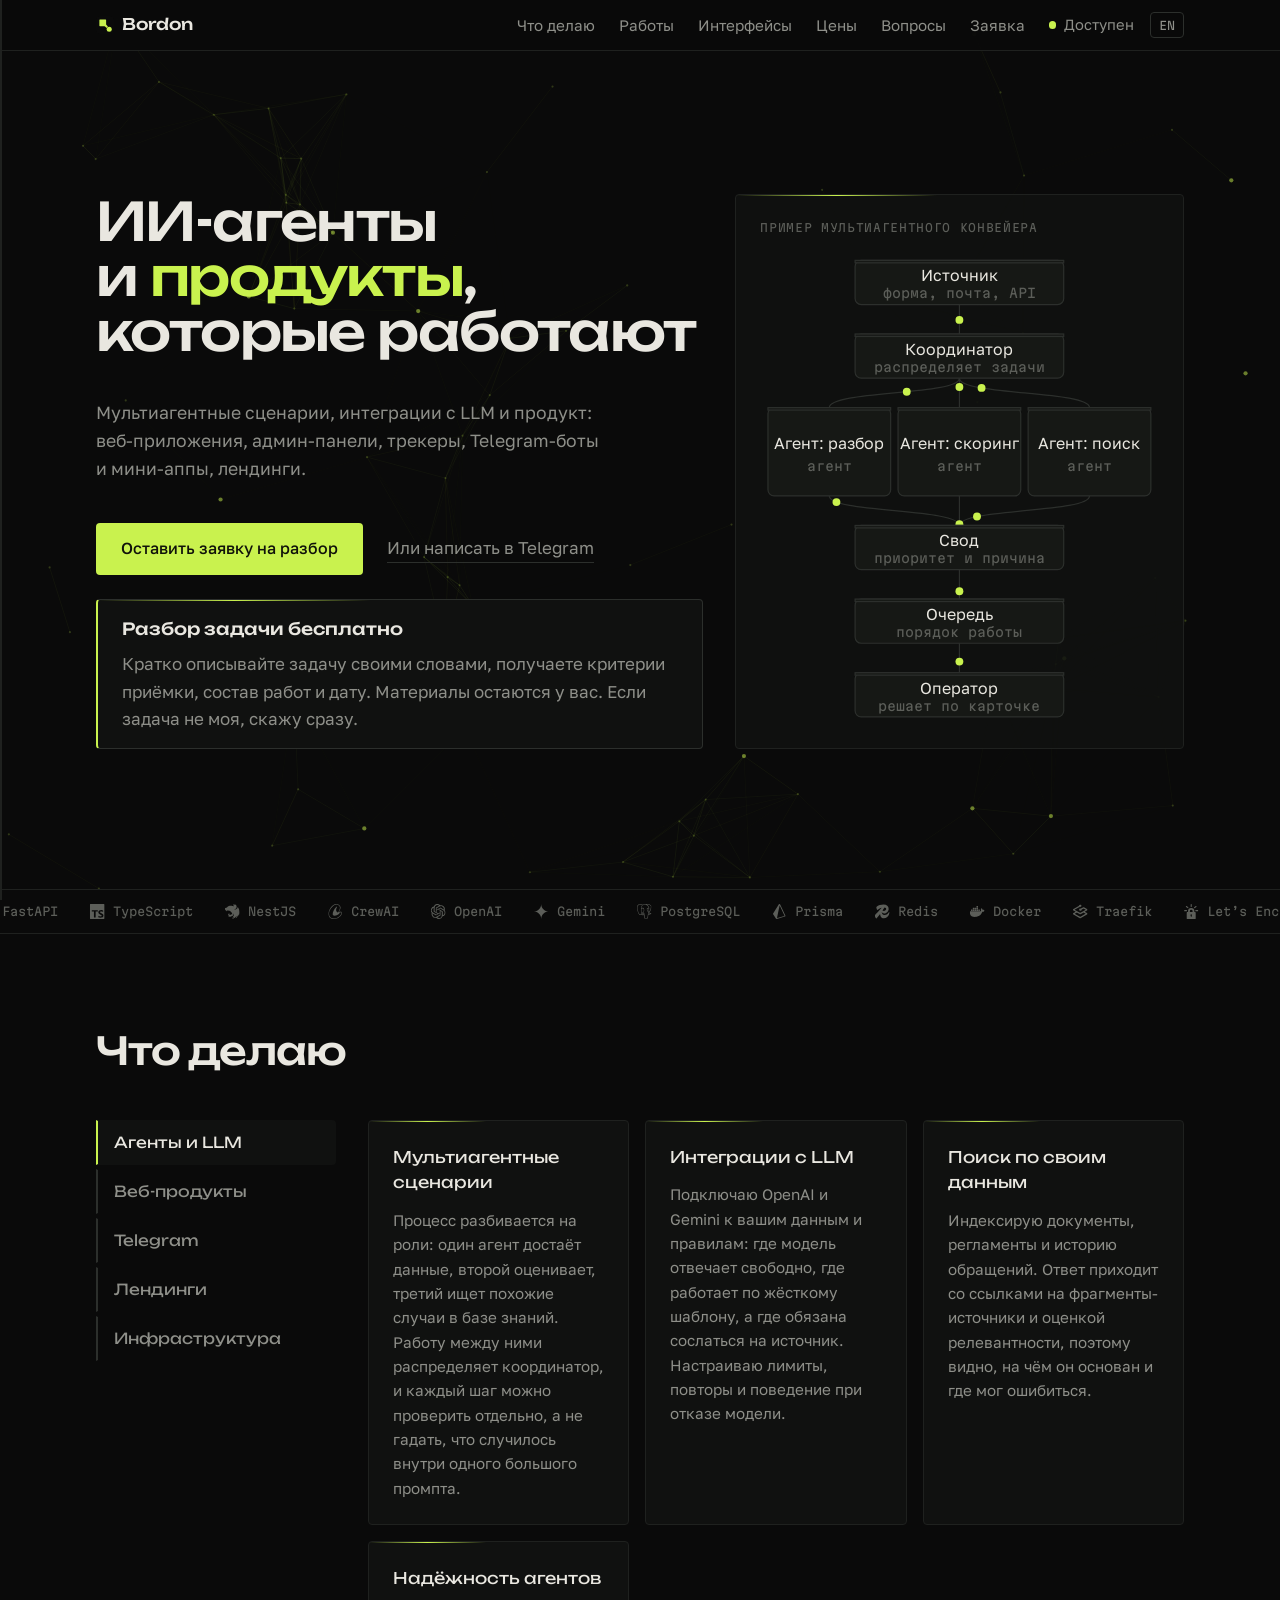
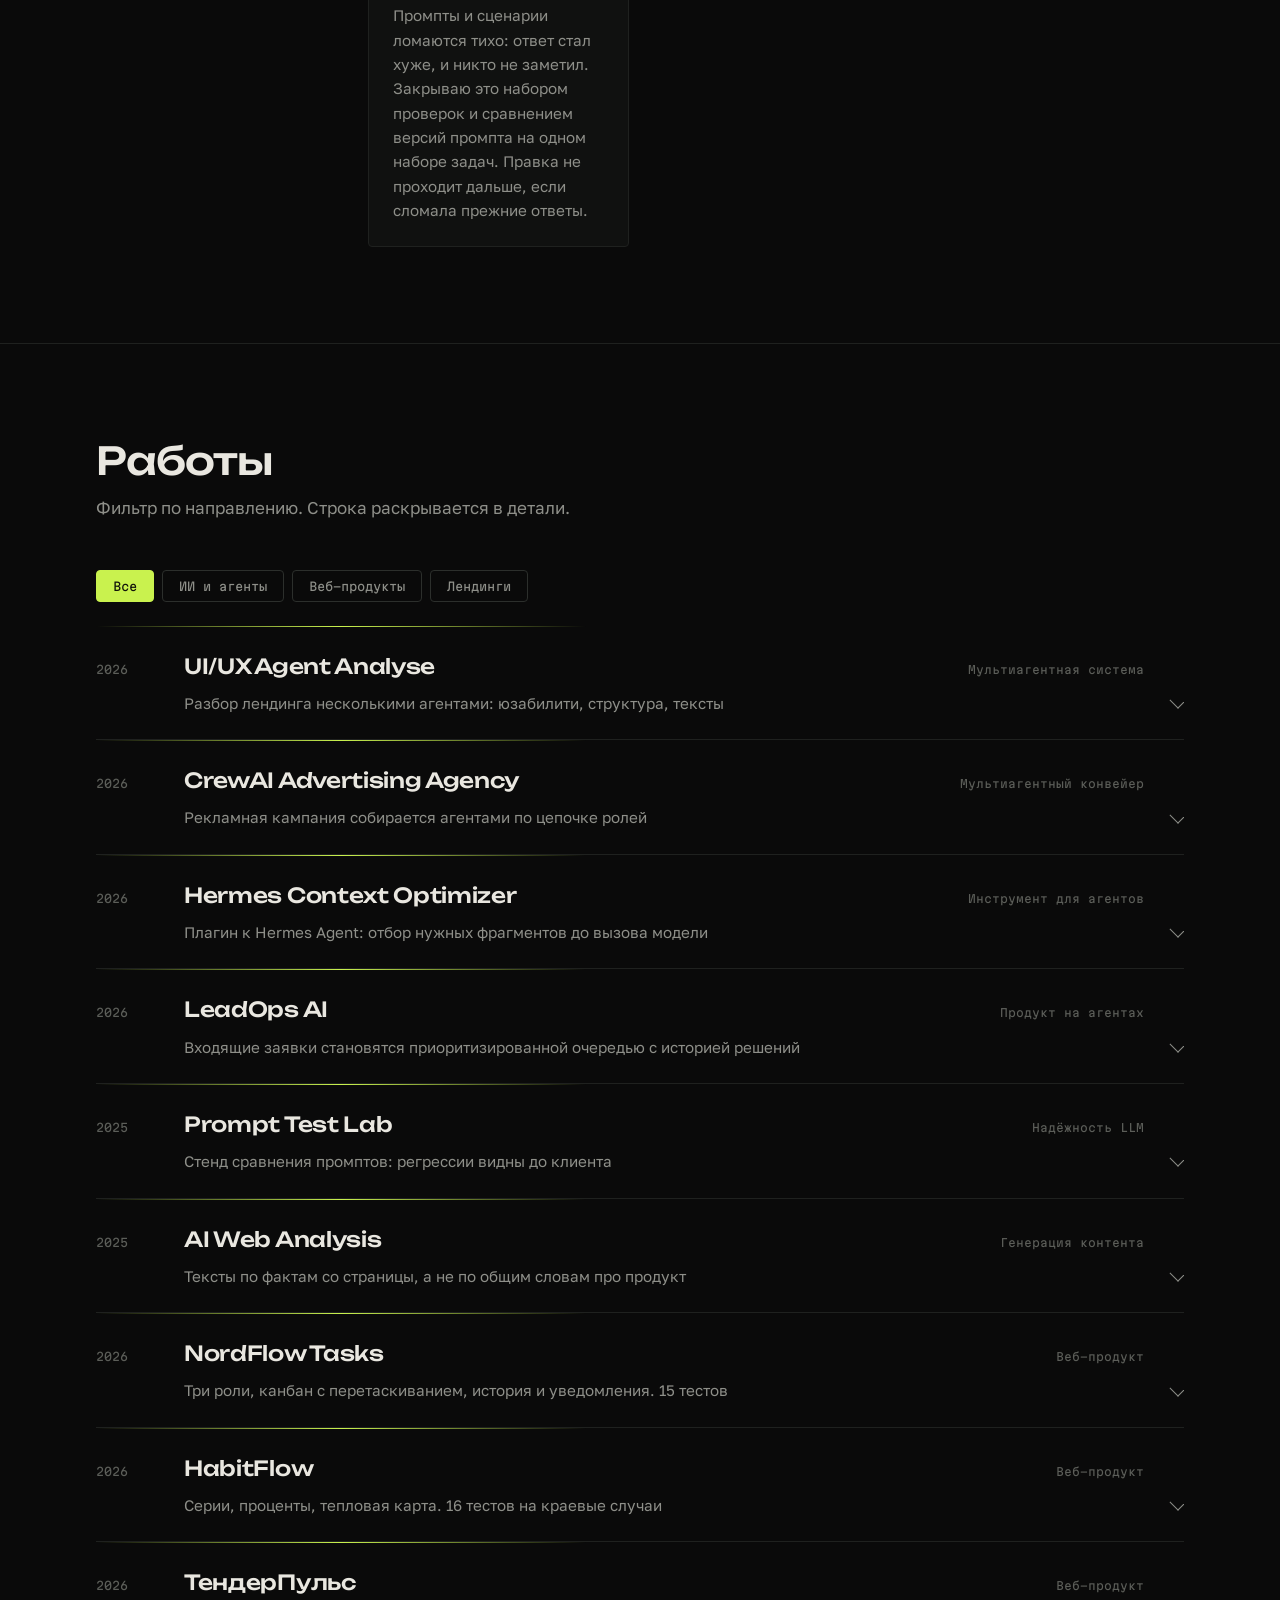
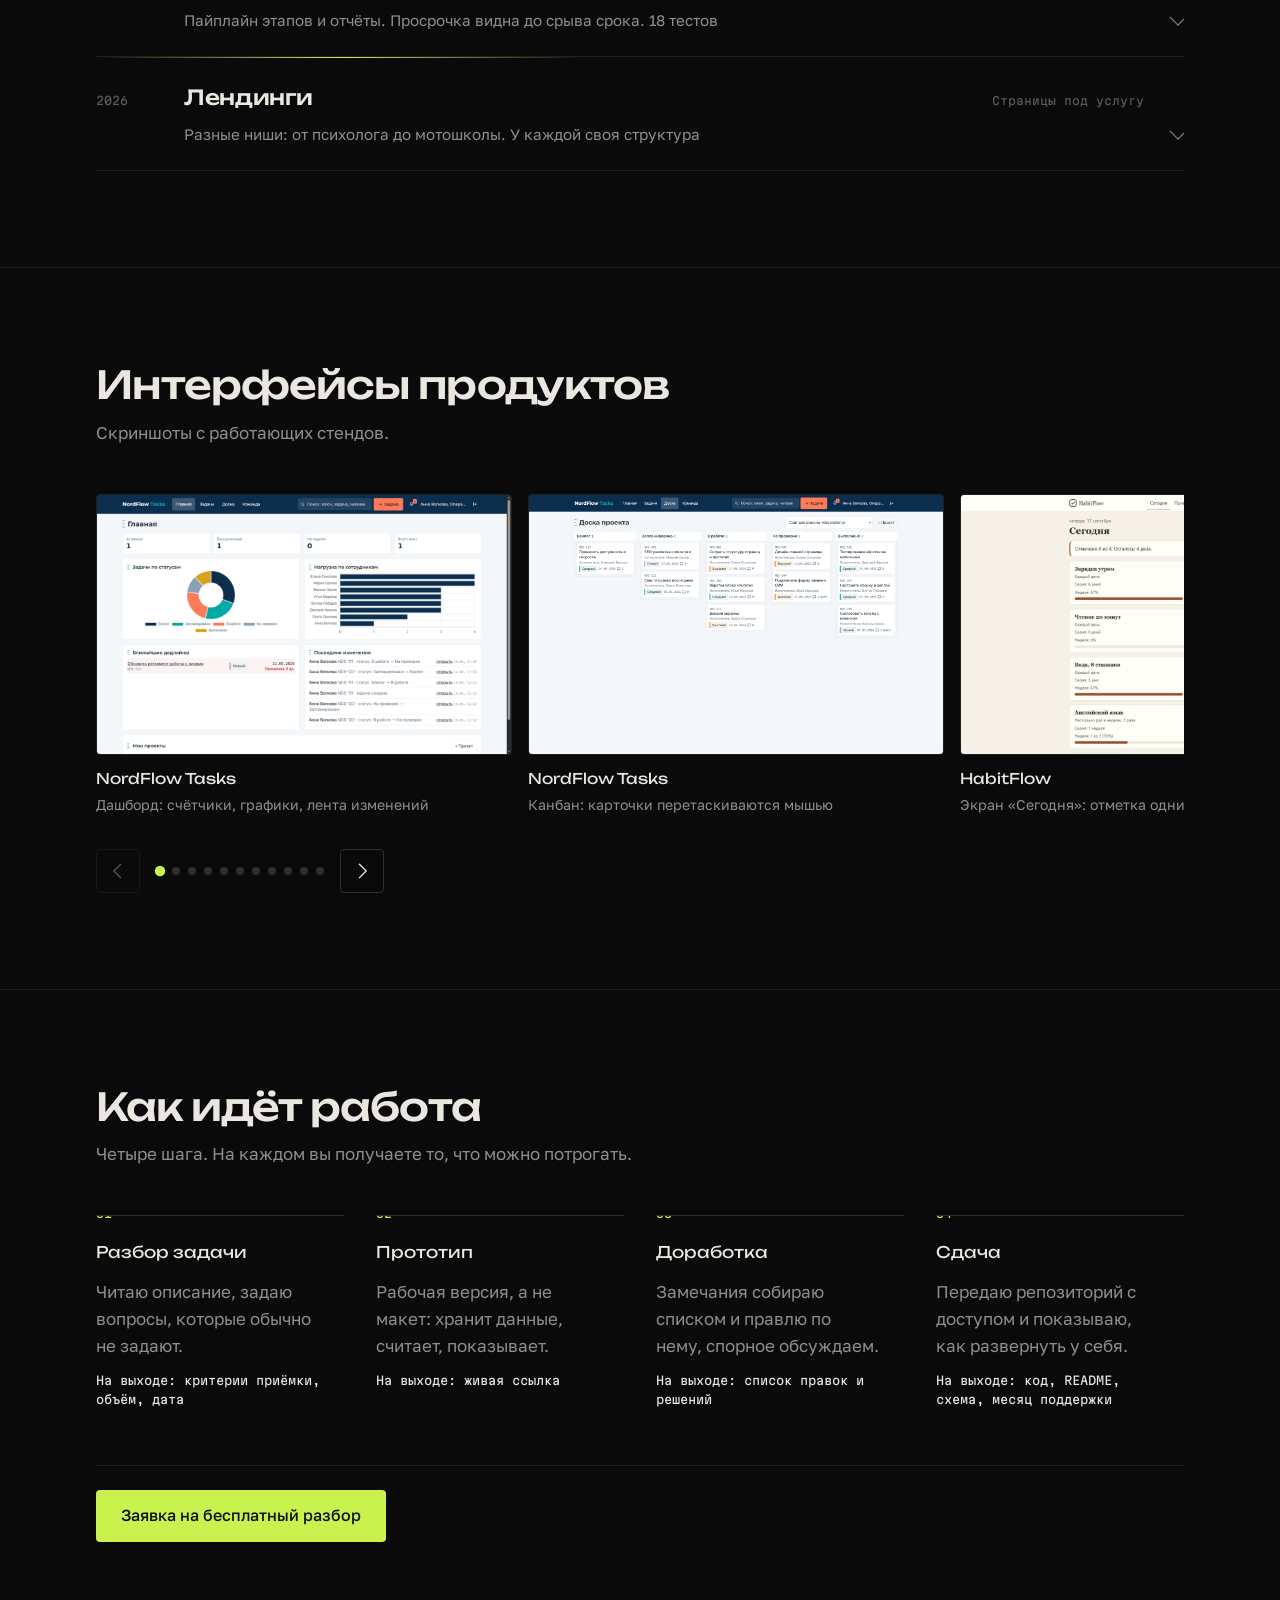
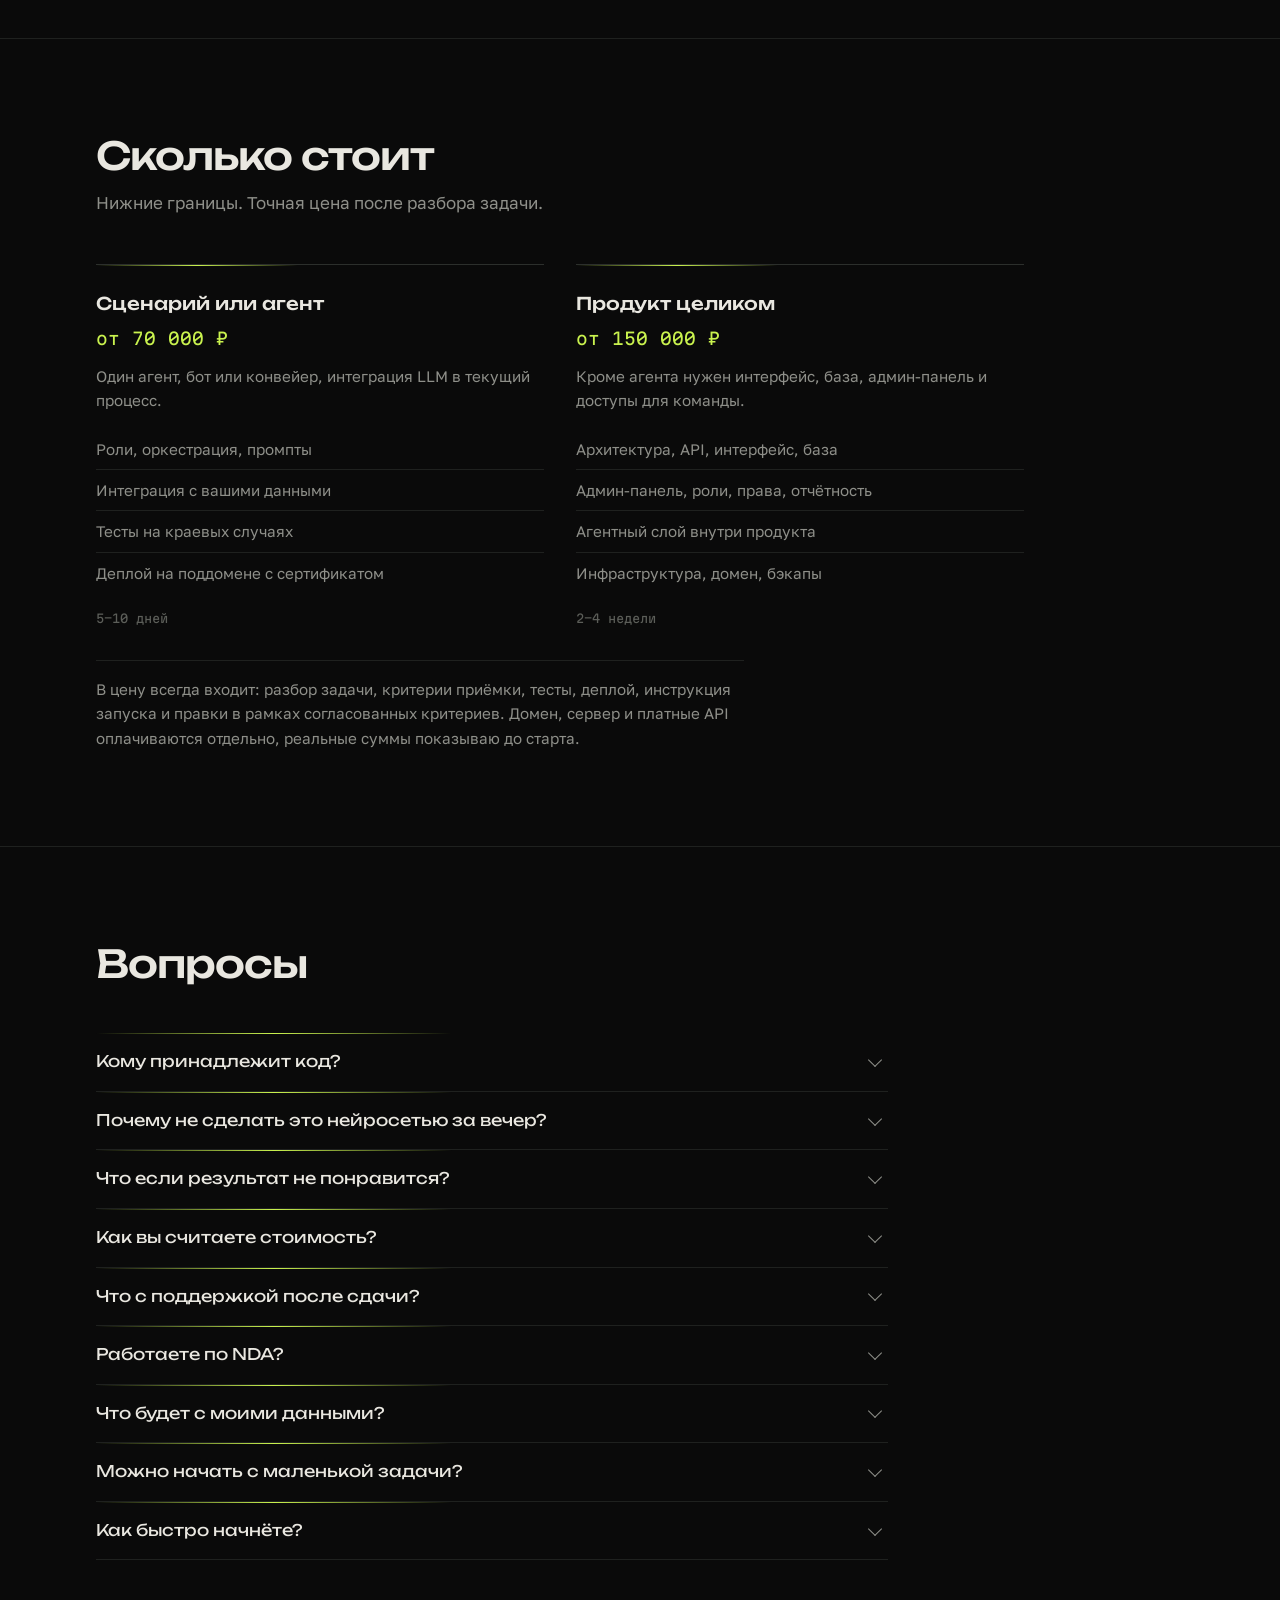
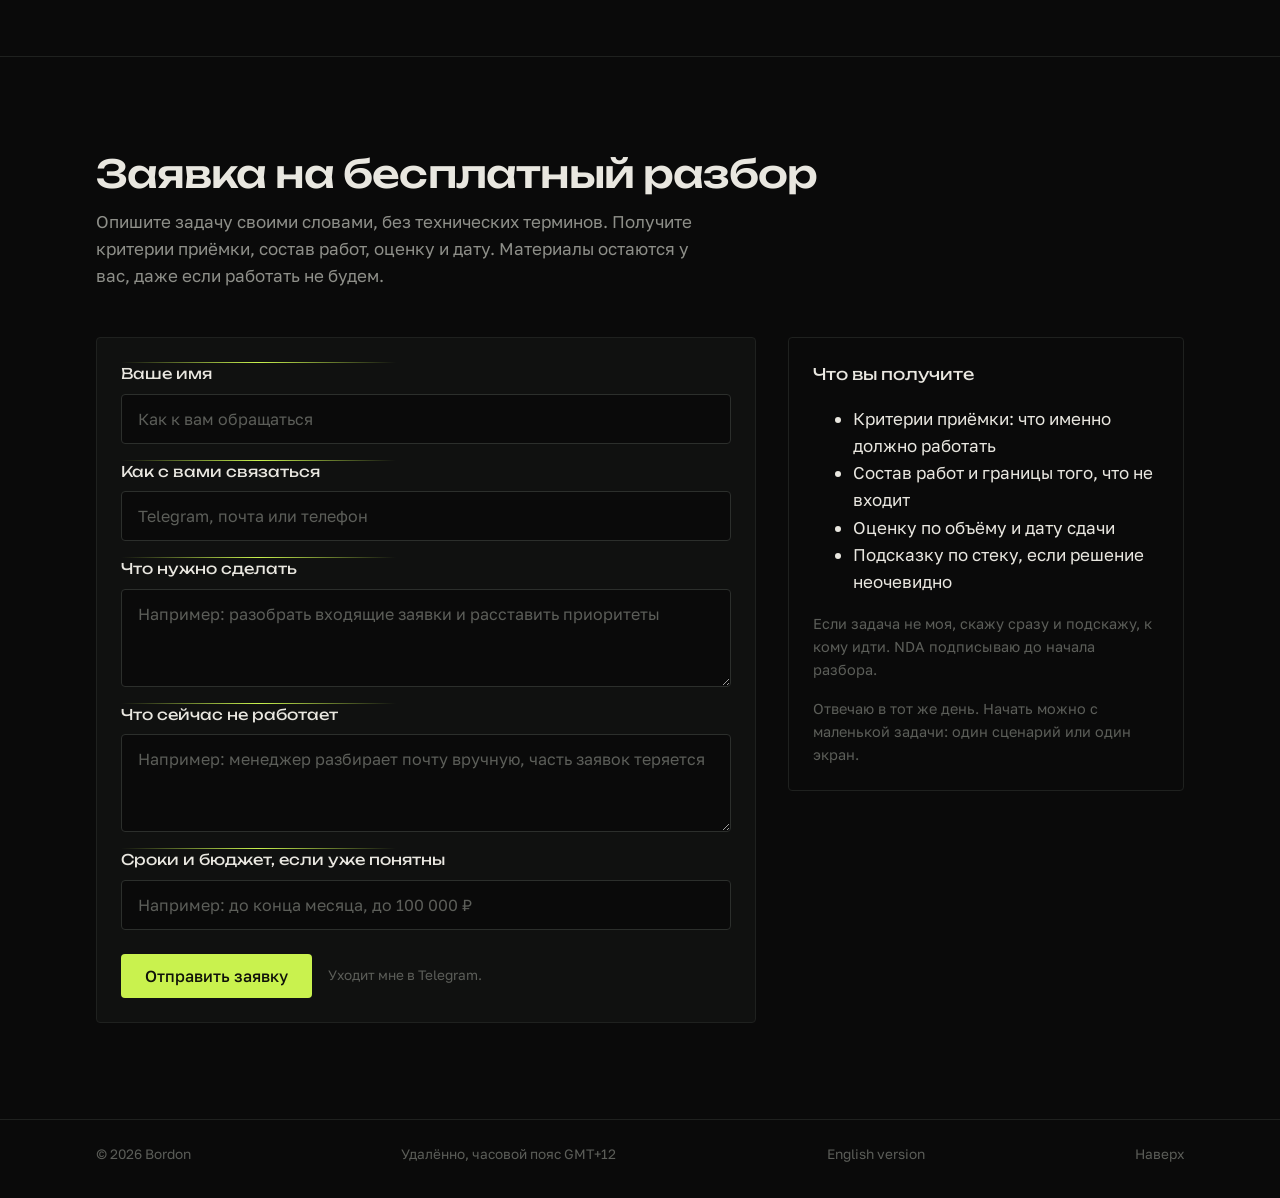
<file: index.html>
<!doctype html>
<html lang="ru">
<head>
<meta charset="utf-8">
<meta name="viewport" content="width=device-width, initial-scale=1">
<title>Bordon. ИИ-агенты, LLM и продукты под ключ</title>
<meta name="description" content="Проектирую мультиагентные сценарии и LLM-интеграции. Собираю веб-приложения, админ-панели, трекеры, Telegram-боты и мини-аппы, лендинги. Бесплатный разбор задачи.">
<meta property="og:title" content="Bordon. ИИ-агенты, LLM и продукты под ключ">
<meta property="og:description" content="Проектирую мультиагентные сценарии и LLM-интеграции. Собираю веб-приложения, админ-панели, трекеры, Telegram-боты и мини-аппы, лендинги. Бесплатный разбор задачи.">
<meta property="og:type" content="website">
<meta property="og:locale" content="ru_RU">
<meta name="twitter:card" content="summary">
<link rel="alternate" hreflang="en" href="en.html">

<link rel="icon" href="img/icon.svg" type="image/svg+xml">
<link rel="icon" href="img/icon-32.png" sizes="32x32" type="image/png">
<link rel="apple-touch-icon" href="img/icon-180.png">
<meta name="theme-color" content="#0a0a0a">

<link rel="preconnect" href="https://fonts.googleapis.com">
<link rel="preconnect" href="https://fonts.gstatic.com" crossorigin>
<link rel="stylesheet" href="https://fonts.googleapis.com/css2?family=Golos+Text:wght@400;500;600&family=Martian+Mono:wght@400;500&family=Unbounded:wght@400;500;600&display=swap">
<link rel="stylesheet" href="styles.css">
</head>
<body>

<a class="skip" href="#works">К работам</a>

<div class="rail" aria-hidden="true"><span class="rail__fill" id="rail-fill"></span></div>
<div class="bgnet" aria-hidden="true"><canvas id="net-canvas"></canvas></div>

<header class="bar">
  <div class="bar__inner">
    <a class="brand" href="#top"><img class="brand__mark" src="img/icon.svg" alt="" width="18" height="18">Bordon</a>

    <nav class="nav" id="nav" aria-label="Основная навигация">
      <a href="#do">Что делаю</a>
      <a href="#works">Работы</a>
      <a href="#shots">Интерфейсы</a>
      <a href="#formats">Цены</a>
      <a href="#faq">Вопросы</a>
      <a href="#brief">Заявка</a>
    </nav>

    <div class="bar__side">
      <span class="avail"><span class="avail__dot" aria-hidden="true"></span>Доступен</span>
      <a class="lang" href="en.html" hreflang="en" lang="en">EN</a>
      <button class="burger" id="burger" type="button" aria-label="Открыть меню" aria-expanded="false" aria-controls="nav">
        <span aria-hidden="true"></span><span aria-hidden="true"></span>
      </button>
    </div>
  </div>
</header>

<main id="top">

  <section class="hero">
    <div class="hero__inner">
      <div class="hero__left">
        <h1 class="hero__title">ИИ-агенты<br>и <span class="hero__accent">продукты</span>,<br>которые работают</h1>
        <p class="hero__lead">
          Мультиагентные сценарии, интеграции с LLM и продукт:<br>
          веб-приложения, админ-панели, трекеры, Telegram-боты и мини-аппы, лендинги.
        </p>
        <div class="hero__actions">
          <a class="btn btn--primary" href="#brief">Оставить заявку на разбор</a>
          <a class="link" href="https://t.me/bordon_ai">Или написать в Telegram</a>
        </div>

        <div class="offer">
          <p class="offer__badge">Разбор задачи бесплатно</p>
          <p class="offer__text">
            Кратко описывайте задачу своими словами, получаете критерии приёмки, состав работ и дату.
            Материалы остаются у вас. Если задача не моя, скажу сразу.
          </p>
        </div>
      </div>

      <div class="flow">
        <p class="flow__title">Пример мультиагентного конвейера</p>
        <svg class="flowmap" viewBox="0 0 320 384" preserveAspectRatio="xMidYMid meet" role="img" aria-label="Схема конвейера: источник, координатор, три агента, свод, очередь и оператор">
          <defs>
            <path id="v1" d="M160 42 V 66"/>
            <path id="v2" d="M160 102 C 160 116, 54 112, 54 126"/>
            <path id="v3" d="M160 102 V 126"/>
            <path id="v4" d="M160 102 C 160 116, 266 112, 266 126"/>
            <path id="v5" d="M54 198 C 54 212, 160 208, 160 222"/>
            <path id="v6" d="M160 198 V 222"/>
            <path id="v7" d="M266 198 C 266 212, 160 208, 160 222"/>
            <path id="v8" d="M160 258 V 282"/>
            <path id="v9" d="M160 318 V 342"/>
          </defs>

          <g class="wires">
            <use href="#v1"/><use href="#v2"/><use href="#v3"/><use href="#v4"/><use href="#v5"/><use href="#v6"/><use href="#v7"/><use href="#v8"/><use href="#v9"/>
          </g>

          <g class="pulses">
            <circle class="pulse" r="3.2"><animateMotion dur="1.6s" begin="0.18s" repeatCount="indefinite"><mpath href="#v1"/></animateMotion></circle>
            <circle class="pulse" r="3.2"><animateMotion dur="1.6s" begin="0.36s" repeatCount="indefinite"><mpath href="#v2"/></animateMotion></circle>
            <circle class="pulse" r="3.2"><animateMotion dur="1.6s" begin="0.54s" repeatCount="indefinite"><mpath href="#v3"/></animateMotion></circle>
            <circle class="pulse" r="3.2"><animateMotion dur="1.6s" begin="0.72s" repeatCount="indefinite"><mpath href="#v4"/></animateMotion></circle>
            <circle class="pulse" r="3.2"><animateMotion dur="1.6s" begin="0.9s" repeatCount="indefinite"><mpath href="#v5"/></animateMotion></circle>
            <circle class="pulse" r="3.2"><animateMotion dur="1.6s" begin="1.08s" repeatCount="indefinite"><mpath href="#v6"/></animateMotion></circle>
            <circle class="pulse" r="3.2"><animateMotion dur="1.6s" begin="1.26s" repeatCount="indefinite"><mpath href="#v7"/></animateMotion></circle>
            <circle class="pulse" r="3.2"><animateMotion dur="1.6s" begin="1.44s" repeatCount="indefinite"><mpath href="#v8"/></animateMotion></circle>
            <circle class="pulse" r="3.2"><animateMotion dur="1.6s" begin="1.62s" repeatCount="indefinite"><mpath href="#v9"/></animateMotion></circle>
          </g>

          <g class="node node--source">
            <rect x="75" y="6" width="170" height="36" rx="5"/>
            <rect class="node__bar" x="75" y="6" width="170" height="2"/>
            <text x="160" y="23">Источник</text>
            <text class="node__meta" x="160" y="37">форма, почта, API</text>
          </g>

          <g class="node node--hub">
            <rect x="75" y="66" width="170" height="36" rx="5"/>
            <rect class="node__bar" x="75" y="66" width="170" height="2"/>
            <text x="160" y="83">Координатор</text>
            <text class="node__meta" x="160" y="97">распределяет задачи</text>
          </g>

          <g class="node">
            <rect x="75" y="222" width="170" height="36" rx="5"/>
            <rect class="node__bar" x="75" y="222" width="170" height="2"/>
            <text x="160" y="239">Свод</text>
            <text class="node__meta" x="160" y="253">приоритет и причина</text>
          </g>

          <g class="node">
            <rect x="75" y="282" width="170" height="36" rx="5"/>
            <rect class="node__bar" x="75" y="282" width="170" height="2"/>
            <text x="160" y="299">Очередь</text>
            <text class="node__meta" x="160" y="313">порядок работы</text>
          </g>

          <g class="node">
            <rect x="75" y="342" width="170" height="36" rx="5"/>
            <rect class="node__bar" x="75" y="342" width="170" height="2"/>
            <text x="160" y="359">Оператор</text>
            <text class="node__meta" x="160" y="373">решает по карточке</text>
          </g>

          <g class="node node--agent">
            <rect x="4" y="126" width="100" height="72" rx="5"/>
            <rect class="node__bar" x="4" y="126" width="100" height="2"/>
            <text x="54" y="160">Агент: разбор</text>
            <text class="node__meta" x="54" y="178">агент</text>
          </g>

          <g class="node node--agent">
            <rect x="110" y="126" width="100" height="72" rx="5"/>
            <rect class="node__bar" x="110" y="126" width="100" height="2"/>
            <text x="160" y="160">Агент: скоринг</text>
            <text class="node__meta" x="160" y="178">агент</text>
          </g>

          <g class="node node--agent">
            <rect x="216" y="126" width="100" height="72" rx="5"/>
            <rect class="node__bar" x="216" y="126" width="100" height="2"/>
            <text x="266" y="160">Агент: поиск</text>
            <text class="node__meta" x="266" y="178">агент</text>
          </g>
        </svg>
      </div>
    </div>
  </section>

  <section class="stack" aria-label="Стек">
    <div class="stack__row" id="stack-row">
      <div class="stack__track" id="stack-track">
      <span class="tick"><svg class="tick__ico" aria-hidden="true"><use href="img/icons.svg#python"/></svg>Python</span>
      <span class="tick"><svg class="tick__ico" aria-hidden="true"><use href="img/icons.svg#fastapi"/></svg>FastAPI</span>
      <span class="tick"><svg class="tick__ico" aria-hidden="true"><use href="img/icons.svg#typescript"/></svg>TypeScript</span>
      <span class="tick"><svg class="tick__ico" aria-hidden="true"><use href="img/icons.svg#nestjs"/></svg>NestJS</span>
      <span class="tick"><svg class="tick__ico" aria-hidden="true"><use href="img/icons.svg#crewai"/></svg>CrewAI</span>
      <span class="tick"><svg class="tick__ico" aria-hidden="true"><use href="img/icons.svg#openai"/></svg>OpenAI</span>
      <span class="tick"><svg class="tick__ico" aria-hidden="true"><use href="img/icons.svg#googlegemini"/></svg>Gemini</span>
      <span class="tick"><svg class="tick__ico" aria-hidden="true"><use href="img/icons.svg#postgresql"/></svg>PostgreSQL</span>
      <span class="tick"><svg class="tick__ico" aria-hidden="true"><use href="img/icons.svg#prisma"/></svg>Prisma</span>
      <span class="tick"><svg class="tick__ico" aria-hidden="true"><use href="img/icons.svg#redis"/></svg>Redis</span>
      <span class="tick"><svg class="tick__ico" aria-hidden="true"><use href="img/icons.svg#docker"/></svg>Docker</span>
      <span class="tick"><svg class="tick__ico" aria-hidden="true"><use href="img/icons.svg#traefikproxy"/></svg>Traefik</span>
      <span class="tick"><svg class="tick__ico" aria-hidden="true"><use href="img/icons.svg#letsencrypt"/></svg>Let’s Encrypt</span>
      <span class="tick"><svg class="tick__ico" aria-hidden="true"><use href="img/icons.svg#githubactions"/></svg>GitHub Actions</span>
      <span class="tick"><svg class="tick__ico" aria-hidden="true"><use href="img/icons.svg#nodedotjs"/></svg>Node.js</span>
      <span class="tick"><svg class="tick__ico" aria-hidden="true"><use href="img/icons.svg#telegram"/></svg>Telegram</span>
      </div>
    </div>
  </section>

  <section class="do" id="do">
    <div class="wrap">
      <header class="sec">
        <h2>Что делаю</h2>
      </header>

      <div class="tabs" id="do-tabs">
        <div class="tabs__list" role="tablist" aria-label="Направления работы">
          <button class="tabs__tab is-on" role="tab" id="tab-ai" aria-controls="panel-ai" aria-selected="true" tabindex="0">Агенты и LLM</button>
          <button class="tabs__tab" role="tab" id="tab-web" aria-controls="panel-web" aria-selected="false" tabindex="-1">Веб-продукты</button>
          <button class="tabs__tab" role="tab" id="tab-tg" aria-controls="panel-tg" aria-selected="false" tabindex="-1">Telegram</button>
          <button class="tabs__tab" role="tab" id="tab-landing" aria-controls="panel-landing" aria-selected="false" tabindex="-1">Лендинги</button>
          <button class="tabs__tab" role="tab" id="tab-infra" aria-controls="panel-infra" aria-selected="false" tabindex="-1">Инфраструктура</button>
        </div>

        <div class="tabs__panels">
          <div class="tabs__panel is-on" role="tabpanel" id="panel-ai" aria-labelledby="tab-ai" tabindex="0">
            <div class="cards">
              <article class="mini">
                <h3>Мультиагентные сценарии</h3>
                <p>Процесс разбивается на роли: один агент достаёт данные, второй оценивает, третий ищет похожие случаи в базе знаний. Работу между ними распределяет координатор, и каждый шаг можно проверить отдельно, а не гадать, что случилось внутри одного большого промпта.</p>
              </article>
              <article class="mini">
                <h3>Интеграции с LLM</h3>
                <p>Подключаю OpenAI и Gemini к вашим данным и правилам: где модель отвечает свободно, где работает по жёсткому шаблону, а где обязана сослаться на источник. Настраиваю лимиты, повторы и поведение при отказе модели.</p>
              </article>
              <article class="mini">
                <h3>Поиск по своим данным</h3>
                <p>Индексирую документы, регламенты и историю обращений. Ответ приходит со ссылками на фрагменты-источники и оценкой релевантности, поэтому видно, на чём он основан и где мог ошибиться.</p>
              </article>
              <article class="mini">
                <h3>Надёжность агентов</h3>
                <p>Промпты и сценарии ломаются тихо: ответ стал хуже, и никто не заметил. Закрываю это набором проверок и сравнением версий промпта на одном наборе задач. Правка не проходит дальше, если сломала прежние ответы.</p>
              </article>
            </div>
          </div>

          <div class="tabs__panel" role="tabpanel" id="panel-web" aria-labelledby="tab-web" tabindex="0" hidden>
            <div class="cards">
              <article class="mini">
                <h3>Веб-приложения</h3>
                <p>Полноценные приложения под процесс: авторизация, роли, база данных, загрузка файлов, экспорт, интеграции с внешними сервисами. Работает в браузере без установки, открывается с телефона.</p>
              </article>
              <article class="mini">
                <h3>Административные панели</h3>
                <p>Внутренний инструмент для команды: справочники, модерация, массовые операции, права по ролям, журнал действий. То, что обычно живёт в таблицах и переписке, переезжает в один экран.</p>
              </article>
              <article class="mini">
                <h3>Дашборды и отчётность</h3>
                <p>Воронки, сроки, загрузка исполнителей, сравнение периодов, выгрузка в таблицу. Считаю на стороне сервера, чтобы цифры совпадали у всех, а не зависели от выгрузки в Excel.</p>
              </article>
              <article class="mini">
                <h3>Мини-CRM и трекеры</h3>
                <p>Контакты, сделки, этапы, история касаний, задачи и канбан со сроками. Роли администратора, менеджера и исполнителя: каждый видит только своё и не может залезть в чужое.</p>
              </article>
            </div>
          </div>

          <div class="tabs__panel" role="tabpanel" id="panel-tg" aria-labelledby="tab-tg" tabindex="0" hidden>
            <div class="cards">
              <article class="mini">
                <h3>Боты</h3>
                <p>Приём заявок, уведомления по событиям и срокам, воронки анонсов, ответы по базе знаний. С кэшем и логированием, чтобы при сбое было видно, что именно пришло и что ушло.</p>
              </article>
              <article class="mini">
                <h3>Мини-аппы</h3>
                <p>Интерфейс внутри Telegram: формы, списки, карточки, оплата. Не нужна установка приложения и отдельный аккаунт, а данные приходят с того же бэкенда, что и в вебе.</p>
              </article>
              <article class="mini">
                <h3>Связка с бэкендом</h3>
                <p>Бот работает с вашим API, базой и внешними сервисами, а не живёт отдельной игрушкой. Один источник правды: изменения в вебе сразу видны в боте.</p>
              </article>
              <article class="mini">
                <h3>Доступы и роли</h3>
                <p>Кто видит заявки, кто меняет статусы, кто выгружает данные. Ограничения проверяются на сервере, а не спрятаны в кнопках интерфейса.</p>
              </article>
            </div>
          </div>

          <div class="tabs__panel" role="tabpanel" id="panel-landing" aria-labelledby="tab-landing" tabindex="0" hidden>
            <div class="cards">
              <article class="mini">
                <h3>Структура под нишу</h3>
                <p>Порядок блоков и аргументы собираются под конкретную аудиторию: у психолога, кофейни и платёжного сервиса они разные. Проверено на пяти живых страницах.</p>
              </article>
              <article class="mini">
                <h3>Форма заявки</h3>
                <p>Заявка с уведомлением, выгрузкой и защитой от спама. Видно, откуда пришёл человек и что он хотел, а не просто «новая заявка».</p>
              </article>
              <article class="mini">
                <h3>Скорость и адаптив</h3>
                <p>От 320 пикселей, проверка в Safari и на реальном телефоне. Без тяжёлых конструкторов: страница открывается быстро на мобильном интернете.</p>
              </article>
              <article class="mini">
                <h3>Аналитика</h3>
                <p>Цели на отправку формы и переходы, подключение метрики, разметка для поиска. Чтобы было видно, работает ли страница, а не «вроде красиво».</p>
              </article>
            </div>
          </div>

          <div class="tabs__panel" role="tabpanel" id="panel-infra" aria-labelledby="tab-infra" tabindex="0" hidden>
            <div class="cards">
              <article class="mini">
                <h3>Контейнеры и развёртывание</h3>
                <p>Приложение упаковано в образ и поднимается одной командой на любом сервере. Пересборка и перезапуск скриптом: старый контейнер работает до готовности нового.</p>
              </article>
              <article class="mini">
                <h3>Домены и сертификаты</h3>
                <p>Обратный прокси, маршрутизация по доменам, HTTPS с автоматическим продлением. Плюс перенаправление с http на https и заголовки безопасности.</p>
              </article>
              <article class="mini">
                <h3>Базы и данные</h3>
                <p>PostgreSQL с миграциями, регулярные резервные копии, отдельные окружения для разработки и продакшена. Миграции накатываются скриптом, а не руками.</p>
              </article>
              <article class="mini">
                <h3>Наблюдаемость</h3>
                <p>Эндпоинты здоровья для базы и приложения, логи контейнеров, сбор метрик и алерты на падение. При сбое видно, что именно упало, а не «сайт не работает».</p>
              </article>
              <article class="mini">
                <h3>Непрерывная поставка</h3>
                <p>Проверки и тесты в CI на каждый коммит, сборка образа, автоматический деплой. Ошибка ловится до продакшена, а не после.</p>
              </article>
              <article class="mini">
                <h3>Передача и документация</h3>
                <p>README с запуском, схема данных, описание переменных окружения и инструкция по обновлению. Чтобы проект можно было передать другой команде, а не только мне.</p>
              </article>
            </div>
          </div>
        </div>
      </div>
    </div>
  </section>

  <section class="works" id="works">
    <div class="wrap">
      <header class="sec">
        <h2>Работы</h2>
        <p class="sec__lead">Фильтр по направлению. Строка раскрывается в детали.</p>
      </header>

      <div class="filters" role="group" aria-label="Фильтр кейсов">
        <button class="chip is-on" data-filter="all" aria-pressed="true">Все</button>
        <button class="chip" data-filter="ai" aria-pressed="false">ИИ и агенты</button>
        <button class="chip" data-filter="web" aria-pressed="false">Веб-продукты</button>
        <button class="chip" data-filter="landing" aria-pressed="false">Лендинги</button>
      </div>

      <div class="cases" id="cases">

        <details class="case" data-cat="ai">
          <summary class="case__head">
            <span class="case__year">2026</span>
            <span class="case__title">UI/UX Agent Analyse</span>
            <span class="case__cat">Мультиагентная система</span>
            <span class="case__sum">Разбор лендинга несколькими агентами: юзабилити, структура, тексты</span>
            <span class="case__more" aria-hidden="true"></span>
          </summary>
          <div class="case__body">
            <p class="case__what">Система разбирает страницу по частям: юзабилити, структура, конверсионные места, тексты. Несколько агентов с разными ролями, результат складывается в один разбор.</p>
            <p class="case__value"><span class="case__label">Зачем заказчику</span>Аудит без ручного просмотра. Замечания привязаны к конкретным блокам, а не к общим ощущениям.</p>
            <ul class="tags"><li>Python</li><li>оркестрация агентов</li><li>LLM</li><li>Docker</li></ul>
            <a class="case__go" href="https://github.com/ai4bordon/ui-ux-agent-analise">Открыть на GitHub</a>
          </div>
        </details>

        <details class="case" data-cat="ai">
          <summary class="case__head">
            <span class="case__year">2026</span>
            <span class="case__title">CrewAI Advertising Agency</span>
            <span class="case__cat">Мультиагентный конвейер</span>
            <span class="case__sum">Рекламная кампания собирается агентами по цепочке ролей</span>
            <span class="case__more" aria-hidden="true"></span>
          </summary>
          <div class="case__body">
            <p class="case__what">У каждого агента своя роль и зона ответственности. Работа передаётся по цепочке от стратегии к текстам и креативам.</p>
            <p class="case__value"><span class="case__label">Зачем заказчику</span>Видно, на каком шаге получилось плохо. Можно заменить один шаг, не переделывая весь процесс.</p>
            <ul class="tags"><li>CrewAI</li><li>Python</li><li>LLM</li></ul>
            <a class="case__go" href="https://github.com/ai4bordon/crewai-advertising-agency">Открыть на GitHub</a>
          </div>
        </details>

        <details class="case" data-cat="ai">
          <summary class="case__head">
            <span class="case__year">2026</span>
            <span class="case__title">Hermes Context Optimizer</span>
            <span class="case__cat">Инструмент для агентов</span>
            <span class="case__sum">Плагин к Hermes Agent: отбор нужных фрагментов до вызова модели</span>
            <span class="case__more" aria-hidden="true"></span>
          </summary>
          <div class="case__body">
            <p class="case__what">Экспериментальный плагин к Hermes Agent. Сжимает большие результаты read-only инструментов до вызова модели, а обязательные записи находит детерминированно: неоднозначная запись уводит в консервативный откат, а не в догадку. Секреты не сохраняются, изменяющие инструменты идут без изменений.</p>
            <p class="case__value"><span class="case__label">Зачем заказчику</span>Плагин платит за себя дважды: контекст дешевле, а поведение агента воспроизводимо. В замере на одной модели качество ответов не изменилось, а оплата провайдера упала на 93,5%. Это измерение на одном корпусе, а не обещание для любого проекта.</p>
            <ul class="tags"><li>Python</li><li>Hermes Agent</li><li>Apache-2.0</li><li>тесты</li></ul>
            <a class="case__go" href="https://github.com/ai4bordon/hermes-context-optimizer">Открыть на GitHub</a>
          </div>
        </details>

        <details class="case" data-cat="ai">
          <summary class="case__head">
            <span class="case__year">2026</span>
            <span class="case__title">LeadOps AI</span>
            <span class="case__cat">Продукт на агентах</span>
            <span class="case__sum">Входящие заявки становятся приоритизированной очередью с историей решений</span>
            <span class="case__more" aria-hidden="true"></span>
          </summary>
          <div class="case__body">
            <p class="case__what">Конвейер обработки лидов: источники, сырые сигналы, скоринг, очередь и операторские действия на одном API. Слой поиска по базе знаний с выдачей источников написан отдельным модулем и включается настройкой, на текущем стенде он выключен.</p>
            <p class="case__value"><span class="case__label">Зачем заказчику</span>Не нужно листать почту и таблицы, чтобы понять, что делать первым. Решения оператора фиксируются в истории.</p>
            <p class="case__note">Стенд развёрнут на отдельном сервере и закрыт от публичного доступа. Покажу на созвоне или пришлю доступ по запросу.</p>
            <ul class="tags"><li>NestJS</li><li>Prisma</li><li>PostgreSQL</li><li>LightRAG</li><li>Docker</li></ul>
          </div>
        </details>

        <details class="case" data-cat="ai">
          <summary class="case__head">
            <span class="case__year">2025</span>
            <span class="case__title">Prompt Test Lab</span>
            <span class="case__cat">Надёжность LLM</span>
            <span class="case__sum">Стенд сравнения промптов: регрессии видны до клиента</span>
            <span class="case__more" aria-hidden="true"></span>
          </summary>
          <div class="case__body">
            <p class="case__what">Ответы сохраняются и сравниваются между версиями промпта. Прогон запускается скриптом, а результаты и метрики остаются для сравнения версий.</p>
            <p class="case__value"><span class="case__label">Зачем заказчику</span>Правка промпта не ломает прежние ответы тихо. Поломка видна до выката.</p>
            <ul class="tags"><li>Python</li><li>LLM</li><li>метрики</li></ul>
            <a class="case__go" href="https://github.com/ai4bordon/prompt_test">Открыть на GitHub</a>
          </div>
        </details>

        <details class="case" data-cat="ai">
          <summary class="case__head">
            <span class="case__year">2025</span>
            <span class="case__title">AI Web Analysis</span>
            <span class="case__cat">Генерация контента</span>
            <span class="case__sum">Тексты по фактам со страницы, а не по общим словам про продукт</span>
            <span class="case__more" aria-hidden="true"></span>
          </summary>
          <div class="case__body">
            <p class="case__what">Сначала разбор веб-страницы, потом генерация постов через OpenAI API по извлечённым фактам.</p>
            <p class="case__value"><span class="case__label">Зачем заказчику</span>Меньше правок после того, как клиент прочитал очередные «инновационные решения».</p>
            <ul class="tags"><li>Python</li><li>OpenAI API</li></ul>
            <a class="case__go" href="https://github.com/ai4bordon/aI_web_analysis">Открыть на GitHub</a>
          </div>
        </details>

        <details class="case" data-cat="web">
          <summary class="case__head">
            <span class="case__year">2026</span>
            <span class="case__title">NordFlow Tasks</span>
            <span class="case__cat">Веб-продукт</span>
            <span class="case__sum">Три роли, канбан с перетаскиванием, история и уведомления. 15 тестов</span>
            <span class="case__more" aria-hidden="true"></span>
          </summary>
          <div class="case__body">
            <p class="case__what">Трекер проектов и задач: разная видимость данных для трёх ролей, канбан, история изменений, уведомления, поиск с учётом буквы «ё».</p>
            <p class="case__value"><span class="case__label">Зачем заказчику</span>Команда видит задачи, сроки и загрузку в одном месте. Ноль внешних зависимостей: только стандартная библиотека Node.</p>
            <ul class="tags"><li>Node.js</li><li>SQLite</li><li>15 тестов</li></ul>
            <a class="case__go" href="https://nordflow.veynx.xyz/">Открыть живой стенд</a>
          </div>
        </details>

        <details class="case" data-cat="web">
          <summary class="case__head">
            <span class="case__year">2026</span>
            <span class="case__title">HabitFlow</span>
            <span class="case__cat">Веб-продукт</span>
            <span class="case__sum">Серии, проценты, тепловая карта. 16 тестов на краевые случаи</span>
            <span class="case__more" aria-hidden="true"></span>
          </summary>
          <div class="case__body">
            <p class="case__what">Трекер привычек: отметка одним нажатием, текущая и лучшая серия, тепловая карта по дням, архив с историей. Отмена отметки пересчитывает статистику.</p>
            <p class="case__value"><span class="case__label">Зачем заказчику</span>Видно, где привычка ломается. Серия не рвётся, пока день не закончился, поэтому статистика не врёт.</p>
            <ul class="tags"><li>Node.js</li><li>Web</li><li>16 тестов</li></ul>
            <a class="case__go" href="https://habitflow.veynx.xyz/">Открыть живой стенд</a>
          </div>
        </details>

        <details class="case" data-cat="web">
          <summary class="case__head">
            <span class="case__year">2026</span>
            <span class="case__title">ТендерПульс</span>
            <span class="case__cat">Веб-продукт</span>
            <span class="case__sum">Пайплайн этапов и отчёты. Просрочка видна до срыва срока. 18 тестов</span>
            <span class="case__more" aria-hidden="true"></span>
          </summary>
          <div class="case__body">
            <p class="case__what">Трекер этапов заказов: фиксированный пайплайн с историей переходов, назначение исполнителей, отчёты по воронке, времени этапа и загрузке.</p>
            <p class="case__value"><span class="case__label">Зачем заказчику</span>Просрочка считается по сроку этапа, а не заказа целиком, поэтому видна заранее.</p>
            <ul class="tags"><li>Node.js</li><li>Web</li><li>18 тестов</li></ul>
            <a class="case__go" href="https://tenderpulse.veynx.xyz/">Открыть живой стенд</a>
          </div>
        </details>

        <details class="case" data-cat="landing">
          <summary class="case__head">
            <span class="case__year">2026</span>
            <span class="case__title">Лендинги</span>
            <span class="case__cat">Страницы под услугу</span>
            <span class="case__sum">Разные ниши: от психолога до мотошколы. У каждой своя структура</span>
            <span class="case__more" aria-hidden="true"></span>
          </summary>
          <div class="case__body">
            <p class="case__what">Психолог и коуч, кофейня с заказом онлайн, платёжный шлюз для LatAm, маркетинговое агентство, мотошкола в Санкт-Петербурге.</p>
            <p class="case__value"><span class="case__label">Зачем заказчику</span>Быстрый способ проверить спрос: страница, форма, заявки. Разные ниши показывают, что структура подбирается под аудиторию.</p>
            <ul class="tags links">
              <li><a href="https://l1.veynx.xyz/">Психолог и коуч</a></li>
              <li><a href="https://l2.veynx.xyz/">Кофейня «Аромат»</a></li>
              <li><a href="https://l3.veynx.xyz/">RutaPay, платёжный шлюз в LatAm</a></li>
              <li><a href="https://l4.veynx.xyz/">Northern Monkey, маркетинговое агентство</a></li>
              <li><a href="https://l5.veynx.xyz/">Мотошкола «Трек»</a></li>
            </ul>
          </div>
        </details>

      </div>
    </div>
  </section>

  <section class="shots" id="shots">
    <div class="wrap">
      <header class="sec">
        <h2>Интерфейсы продуктов</h2>
        <p class="sec__lead">Скриншоты с работающих стендов.</p>
      </header>

      <div class="carousel" id="carousel">
        <ul class="carousel__track" id="carousel-track">
          <li class="slide"><a href="https://nordflow.veynx.xyz/"><img src="img/nordflow.png" alt="NordFlow Tasks, дашборд" loading="lazy"><span class="slide__cap"><b>NordFlow Tasks</b>Дашборд: счётчики, графики, лента изменений</span></a></li>
          <li class="slide"><a href="https://nordflow.veynx.xyz/"><img src="img/nordflow-board.png" alt="NordFlow Tasks, канбан" loading="lazy"><span class="slide__cap"><b>NordFlow Tasks</b>Канбан: карточки перетаскиваются мышью</span></a></li>
          <li class="slide"><a href="https://habitflow.veynx.xyz/"><img src="img/habitflow.png" alt="HabitFlow, экран Сегодня" loading="lazy"><span class="slide__cap"><b>HabitFlow</b>Экран «Сегодня»: отметка одним нажатием</span></a></li>
          <li class="slide"><a href="https://habitflow.veynx.xyz/"><img src="img/habitflow-detail.png" alt="HabitFlow, карточка привычки" loading="lazy"><span class="slide__cap"><b>HabitFlow</b>Серии, проценты, тепловая карта</span></a></li>
          <li class="slide"><a href="https://tenderpulse.veynx.xyz/"><img src="img/tenderpulse.png" alt="ТендерПульс, дашборд" loading="lazy"><span class="slide__cap"><b>ТендерПульс</b>Воронка этапов с суммами</span></a></li>
          <li class="slide"><a href="https://tenderpulse.veynx.xyz/"><img src="img/tenderpulse-orders.png" alt="ТендерПульс, список заказов" loading="lazy"><span class="slide__cap"><b>ТендерПульс</b>Заказы: фильтры и просрочка</span></a></li>
          <li class="slide"><a href="https://l1.veynx.xyz/"><img src="img/l1.png" alt="Лендинг психолога" loading="lazy"><span class="slide__cap"><b>Психолог и коуч</b>Личная страница с записью</span></a></li>
          <li class="slide"><a href="https://l2.veynx.xyz/"><img src="img/l2.png" alt="Лендинг кофейни" loading="lazy"><span class="slide__cap"><b>Кофейня «Аромат»</b>Заказ онлайн, забор через 15 минут</span></a></li>
          <li class="slide"><a href="https://l3.veynx.xyz/"><img src="img/l3.png" alt="Лендинг платёжного шлюза" loading="lazy"><span class="slide__cap"><b>RutaPay</b>Платёжный шлюз для LatAm</span></a></li>
          <li class="slide"><a href="https://l4.veynx.xyz/"><img src="img/l4.png" alt="Лендинг маркетингового агентства" loading="lazy"><span class="slide__cap"><b>Northern Monkey</b>Лендинг маркетингового агентства</span></a></li>
          <li class="slide"><a href="https://l5.veynx.xyz/"><img src="img/l5.png" alt="Лендинг мотошколы" loading="lazy"><span class="slide__cap"><b>Мотошкола «Трек»</b>Набор на обучение</span></a></li>
        </ul>

        <div class="carousel__nav">
          <button class="cbtn" id="prev" type="button" aria-label="Предыдущий экран">
            <svg viewBox="0 0 24 24" aria-hidden="true"><path d="M15 4 7 12l8 8" fill="none" stroke="currentColor" stroke-width="1.6" stroke-linecap="square"/></svg>
          </button>
          <div class="dots" id="dots" role="group" aria-label="Переход к экрану"></div>
          <button class="cbtn" id="next" type="button" aria-label="Следующий экран">
            <svg viewBox="0 0 24 24" aria-hidden="true"><path d="M9 4l8 8-8 8" fill="none" stroke="currentColor" stroke-width="1.6" stroke-linecap="square"/></svg>
          </button>
        </div>
      </div>
    </div>
  </section>

  <section class="approach" id="approach">
    <div class="wrap">
      <header class="sec">
        <h2>Как идёт работа</h2>
        <p class="sec__lead">Четыре шага. На каждом вы получаете то, что можно потрогать.</p>
      </header>

      <ol class="steps">
        <li class="step">
          <h3>Разбор задачи</h3>
          <p>Читаю описание, задаю вопросы, которые обычно не задают.</p>
          <p class="step__out">На выходе: критерии приёмки, объём, дата</p>
        </li>
        <li class="step">
          <h3>Прототип</h3>
          <p>Рабочая версия, а не макет: хранит данные, считает, показывает.</p>
          <p class="step__out">На выходе: живая ссылка</p>
        </li>
        <li class="step">
          <h3>Доработка</h3>
          <p>Замечания собираю списком и правлю по нему, спорное обсуждаем.</p>
          <p class="step__out">На выходе: список правок и решений</p>
        </li>
        <li class="step">
          <h3>Сдача</h3>
          <p>Передаю репозиторий с доступом и показываю, как развернуть у себя.</p>
          <p class="step__out">На выходе: код, README, схема, месяц поддержки</p>
        </li>
      </ol>

      <p class="cta-row"><a class="btn btn--primary" href="#brief">Заявка на бесплатный разбор</a></p>
    </div>
  </section>

  <section class="formats" id="formats">
    <div class="wrap">
      <header class="sec">
        <h2>Сколько стоит</h2>
        <p class="sec__lead">Нижние границы. Точная цена после разбора задачи.</p>
      </header>

      <div class="plans">
        <article class="plan">
          <h3>Сценарий или агент</h3>
          <p class="plan__price">от 70 000 ₽</p>
          <p class="plan__what">Один агент, бот или конвейер, интеграция LLM в текущий процесс.</p>
          <ul>
            <li>Роли, оркестрация, промпты</li>
            <li>Интеграция с вашими данными</li>
            <li>Тесты на краевых случаях</li>
            <li>Деплой на поддомене с сертификатом</li>
          </ul>
          <p class="plan__time">5–10 дней</p>
        </article>

        <article class="plan">
          <h3>Продукт целиком</h3>
          <p class="plan__price">от 150 000 ₽</p>
          <p class="plan__what">Кроме агента нужен интерфейс, база, админ-панель и доступы для команды.</p>
          <ul>
            <li>Архитектура, API, интерфейс, база</li>
            <li>Админ-панель, роли, права, отчётность</li>
            <li>Агентный слой внутри продукта</li>
            <li>Инфраструктура, домен, бэкапы</li>
          </ul>
          <p class="plan__time">2–4 недели</p>
        </article>
      </div>

      <p class="plans__note">
        В цену всегда входит: разбор задачи, критерии приёмки, тесты, деплой, инструкция запуска
        и правки в рамках согласованных критериев. Домен, сервер и платные API оплачиваются отдельно,
        реальные суммы показываю до старта.
      </p>
    </div>
  </section>

  <section class="faq" id="faq">
    <div class="wrap">
      <header class="sec">
        <h2>Вопросы</h2>
      </header>

      <div class="qa">
        <details class="qa__item">
          <summary>Кому принадлежит код?</summary>
          <p>Вам. Передаю репозиторий с доступом и правами на ваш аккаунт или организацию. Лицензий, которые мешают распоряжаться кодом, не использую.</p>
        </details>
        <details class="qa__item">
          <summary>Почему не сделать это нейросетью за вечер?</summary>
          <p>Можно, я так и работаю. Разница в проверке: нейросеть выдаёт первое похожее решение, а работа состоит в том, чтобы найти краевые случаи, закрыть их тестами и сделать поведение воспроизводимым.</p>
        </details>
        <details class="qa__item">
          <summary>Что если результат не понравится?</summary>
          <p>Правки в рамках согласованных критериев входят в цену. Если на прототипе видно, что задумка не работает, мы это признаём и меняем подход, а не доводим до сдачи.</p>
        </details>
        <details class="qa__item">
          <summary>Как вы считаете стоимость?</summary>
          <p>По объёму работ, а не по часам и не «на глаз». После разбора задачи вы видите состав: что входит, что нет, сколько это занимает. Если объём меняется в процессе, вы узнаёте об этом до того, как я приступлю.</p>
        </details>
        <details class="qa__item">
          <summary>Что с поддержкой после сдачи?</summary>
          <p>Месяц входит: правлю то, что сломалось по моей вине, и отвечаю по запуску. Дальше по часам или подписке, считаем отдельно и заранее.</p>
        </details>
        <details class="qa__item">
          <summary>Работаете по NDA?</summary>
          <p>Да. NDA подписываю до начала разбора, если это нужно. Коммерческие проекты и работы под NDA покажу по запросу, публично не выкладываю.</p>
        </details>
        <details class="qa__item">
          <summary>Что будет с моими данными?</summary>
          <p>Данные для прототипа беру только те, что вы передали, и не использую их в других проектах. После сдачи доступы отзываются, копии у меня не остаются.</p>
        </details>
        <details class="qa__item">
          <summary>Можно начать с маленькой задачи?</summary>
          <p>Да, и это разумно. Первым шагом часто идёт один сценарий или один экран: проверяем подход на живом прототипе, потом расширяем. Так риск меньше у обеих сторон.</p>
        </details>
        <details class="qa__item">
          <summary>Как быстро начнёте?</summary>
          <p>Готов начать на этой неделе. Дату сдачи называю после разбора задачи и не двигаю молча: если срок поедет, вы узнаете об этом сразу.</p>
        </details>
      </div>
    </div>
  </section>

  <section class="brief" id="brief">
    <div class="wrap">
      <header class="sec">
        <h2>Заявка на бесплатный разбор</h2>
        <p class="sec__lead">
          Опишите задачу своими словами, без технических терминов. Получите критерии приёмки,
          состав работ, оценку и дату. Материалы остаются у вас, даже если работать не будем.
        </p>
      </header>

      <div class="brief__grid">
        <form class="brief__form" id="brief-form" action="https://t.me/bordon_ai" method="get" novalidate>
          <div class="field">
            <label for="b-name">Ваше имя</label>
            <input id="b-name" name="name" type="text" autocomplete="name" placeholder="Как к вам обращаться" maxlength="1200" required>
          </div>

          <div class="field">
            <label for="b-contact">Как с вами связаться</label>
            <input id="b-contact" name="contact" type="text" autocomplete="off" placeholder="Telegram, почта или телефон" maxlength="1200" required>
          </div>

          <div class="field">
            <label for="b-task">Что нужно сделать</label>
            <textarea id="b-task" name="task" rows="3" placeholder="Например: разобрать входящие заявки и расставить приоритеты" maxlength="1200" required></textarea>
          </div>

          <div class="field">
            <label for="b-pain">Что сейчас не работает</label>
            <textarea id="b-pain" name="pain" rows="3" placeholder="Например: менеджер разбирает почту вручную, часть заявок теряется" maxlength="1200"></textarea>
          </div>

          <div class="field">
            <label for="b-limits">Сроки и бюджет, если уже понятны</label>
            <input id="b-limits" name="limits" type="text" placeholder="Например: до конца месяца, до 100 000 ₽" maxlength="1200">
          </div>

          <div class="field field--trap" aria-hidden="true">
            <input id="b-trap" name="trap" type="text" tabindex="-1" autocomplete="off">
          </div>

          <p class="brief__err" id="b-err" hidden></p>

          <div class="brief__actions">
            <button class="btn btn--primary" type="submit">Отправить заявку</button>
            <p class="brief__hint">Уходит мне в Telegram.</p>
          </div>

          <div class="brief__next" id="b-sent" hidden>
            <p class="brief__next-title">Заявка отправлена</p>
            <p class="brief__next-text">Разберу её и отвечу в тот же день. Если удобнее в Telegram, напишите туда же.</p>
            <p><a class="btn btn--primary" href="https://t.me/bordon_ai">Открыть Telegram</a></p>
          </div>

          <div class="brief__next" id="b-fallback" hidden>
            <p class="brief__next-title">Заявка готова</p>
            <p class="brief__next-text">Текст скопирован. Откройте Telegram, вставьте его в чат и отправьте.</p>
            <p><a class="btn btn--primary" href="https://t.me/bordon_ai">Открыть Telegram</a></p>
            <label class="brief__next-label" for="b-text">Текст заявки, если понадобится скопировать вручную</label>
            <textarea id="b-text" rows="7" readonly></textarea>
          </div>
        </form>

        <aside class="brief__side">
          <h3>Что вы получите</h3>
          <ul class="ticks">
            <li>Критерии приёмки: что именно должно работать</li>
            <li>Состав работ и границы того, что не входит</li>
            <li>Оценку по объёму и дату сдачи</li>
            <li>Подсказку по стеку, если решение неочевидно</li>
          </ul>
          <p class="brief__note">
            Если задача не моя, скажу сразу и подскажу, к кому идти. NDA подписываю до начала разбора.
          </p>
          <p class="brief__note">
            Отвечаю в тот же день. Начать можно с маленькой задачи: один сценарий или один экран.
          </p>
        </aside>
      </div>
    </div>
  </section>

</main>

<dialog class="modal" id="b-ok" aria-labelledby="b-ok-title">
  <h3 class="modal__title" id="b-ok-title">Заявка отправлена</h3>
  <p class="modal__text">Спасибо, заявка у меня. Свяжусь с вами в ближайшее время, обычно в тот же день. Если срочно, напишите в Telegram.</p>
  <div class="modal__acts">
    <form method="dialog"><button class="btn btn--primary" type="submit">Понятно</button></form>
    <a class="link" href="https://t.me/bordon_ai">Открыть Telegram</a>
  </div>
</dialog>

<footer class="foot">
  <div class="wrap foot__inner">
    <span>© 2026 Bordon</span>
    <span>Удалённо, часовой пояс GMT+12</span>
    <a href="en.html" hreflang="en" lang="en">English version</a>
    <a href="#top">Наверх</a>
  </div>
</footer>

<button class="totop" id="totop" type="button" aria-label="Наверх" hidden>
  <svg viewBox="0 0 24 24" aria-hidden="true"><path d="M12 19V5M5 12l7-7 7 7" fill="none" stroke="currentColor" stroke-width="1.6" stroke-linecap="square"/></svg>
</button>

<script src="vendor/gsap/gsap.min.js"></script>
<script src="vendor/gsap/ScrollTrigger.min.js"></script>
<script src="vendor/gsap/Flip.min.js"></script>
<script src="app.js"></script>
</body>
</html>
</file>
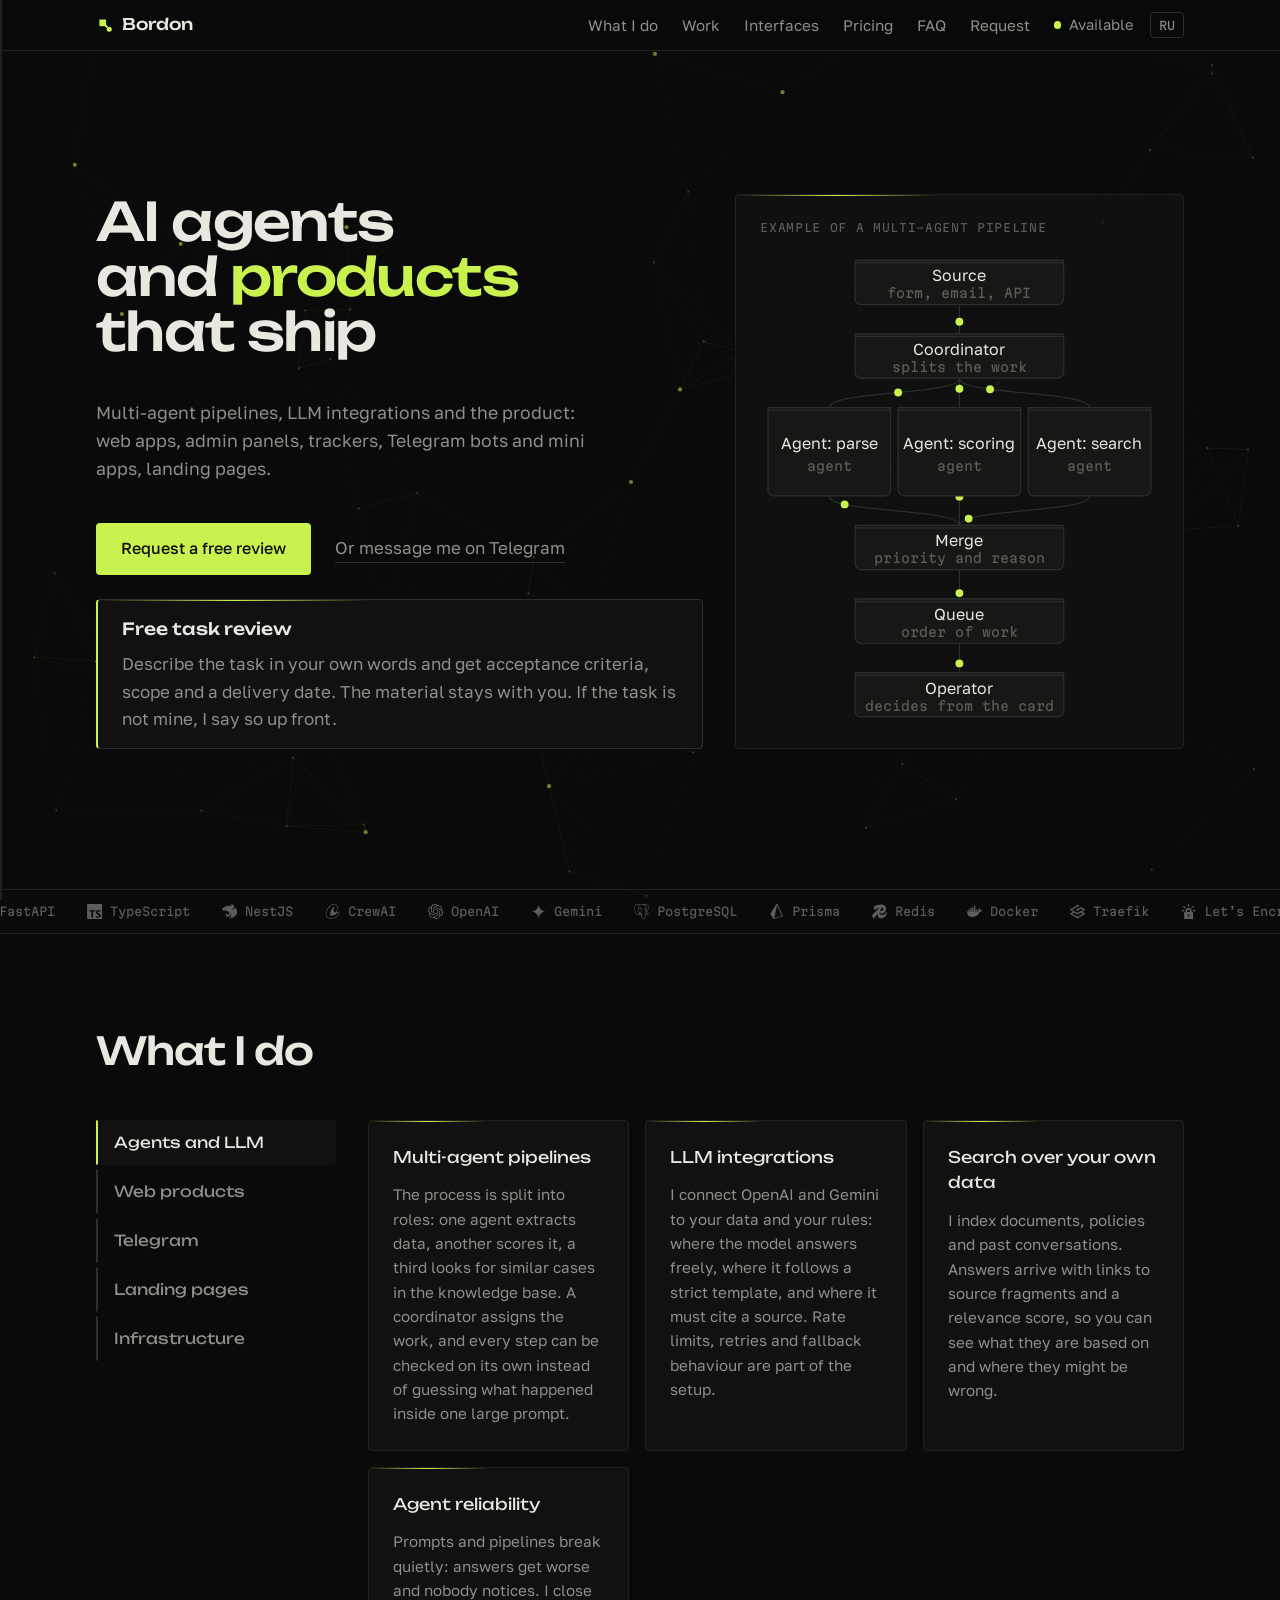
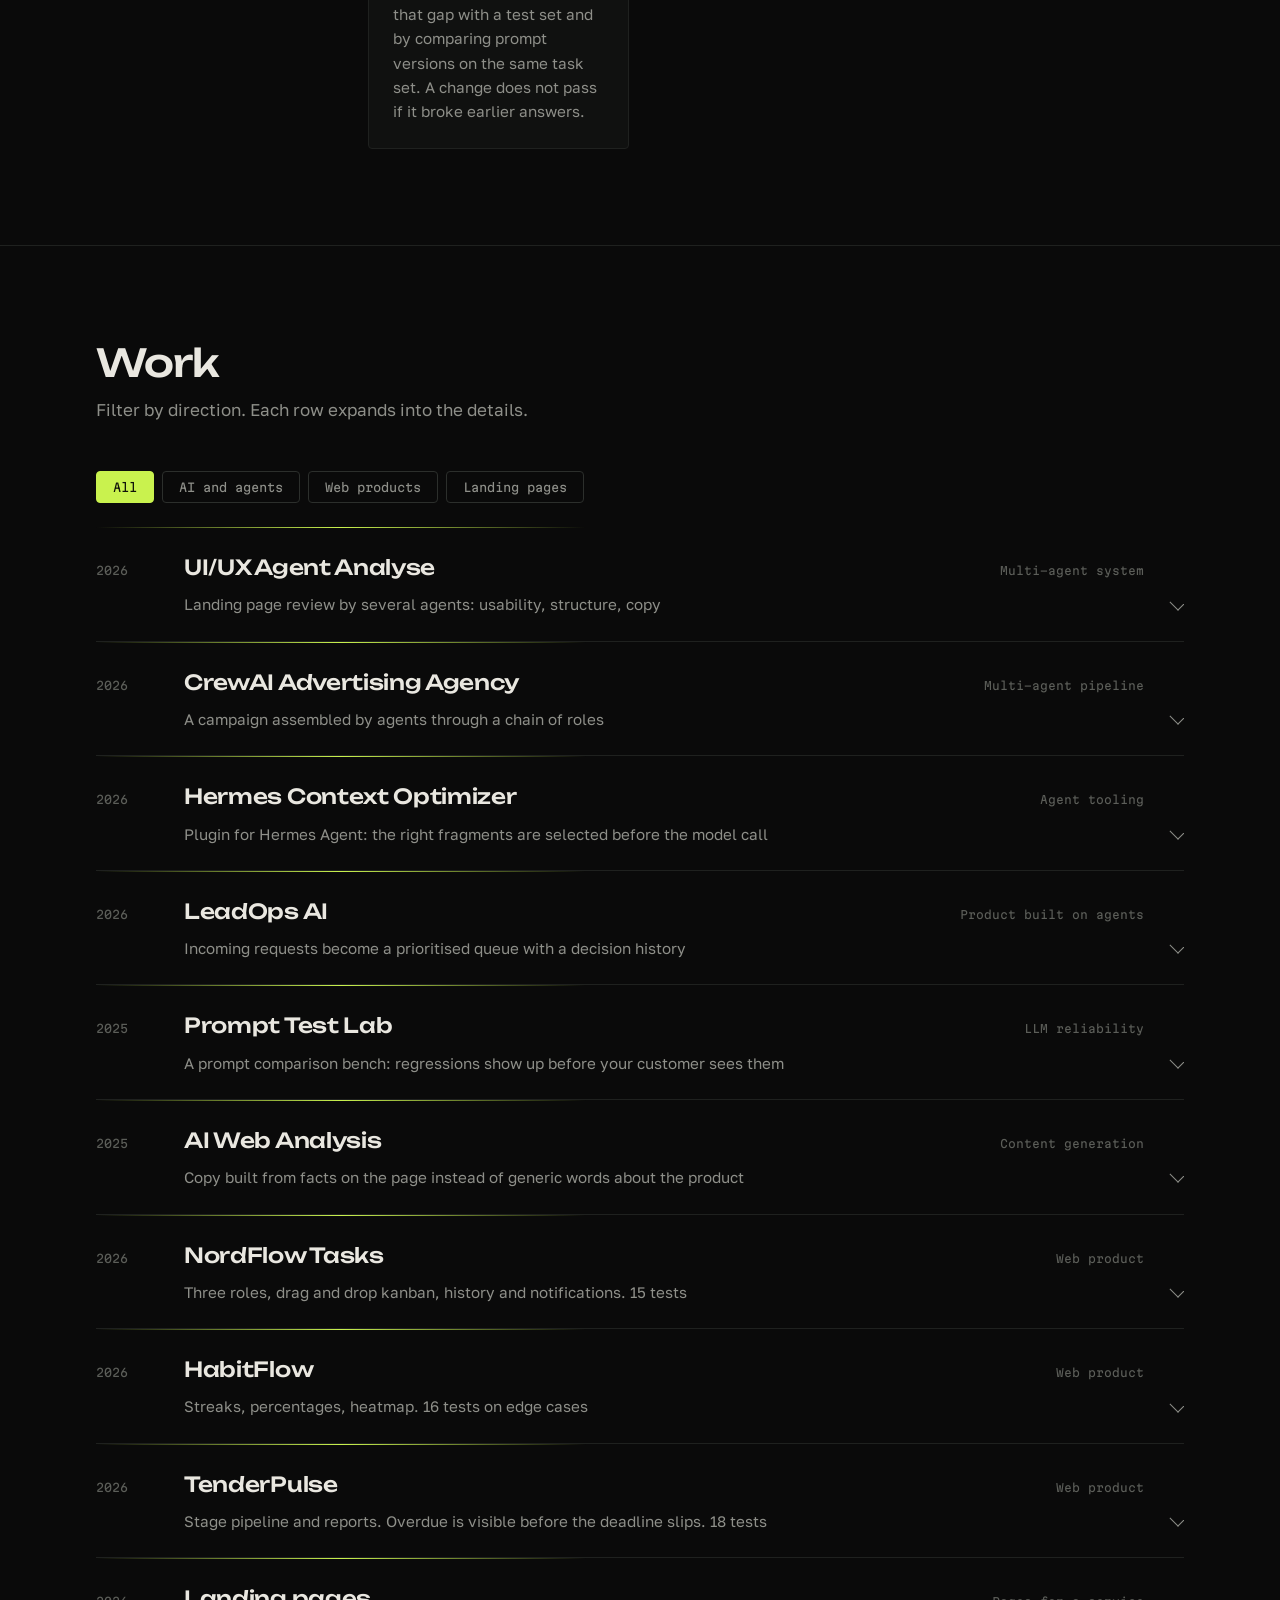
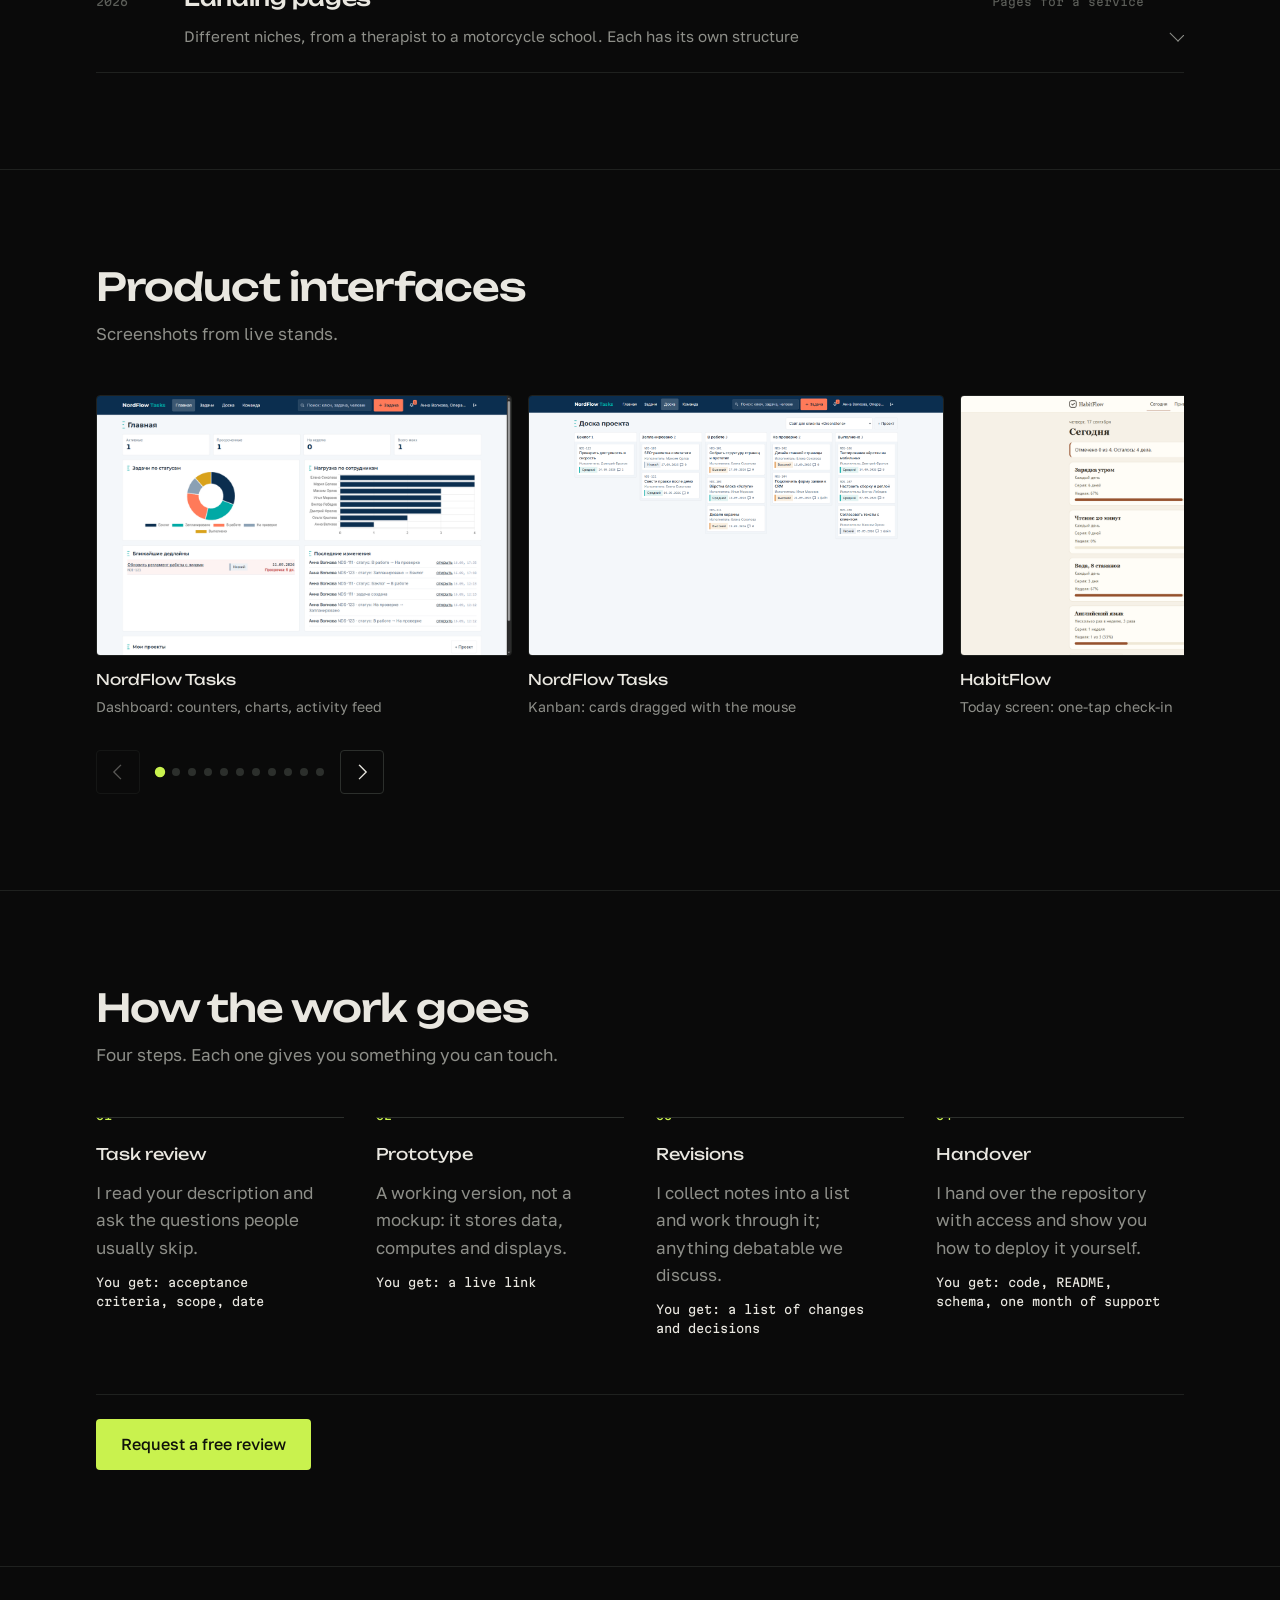
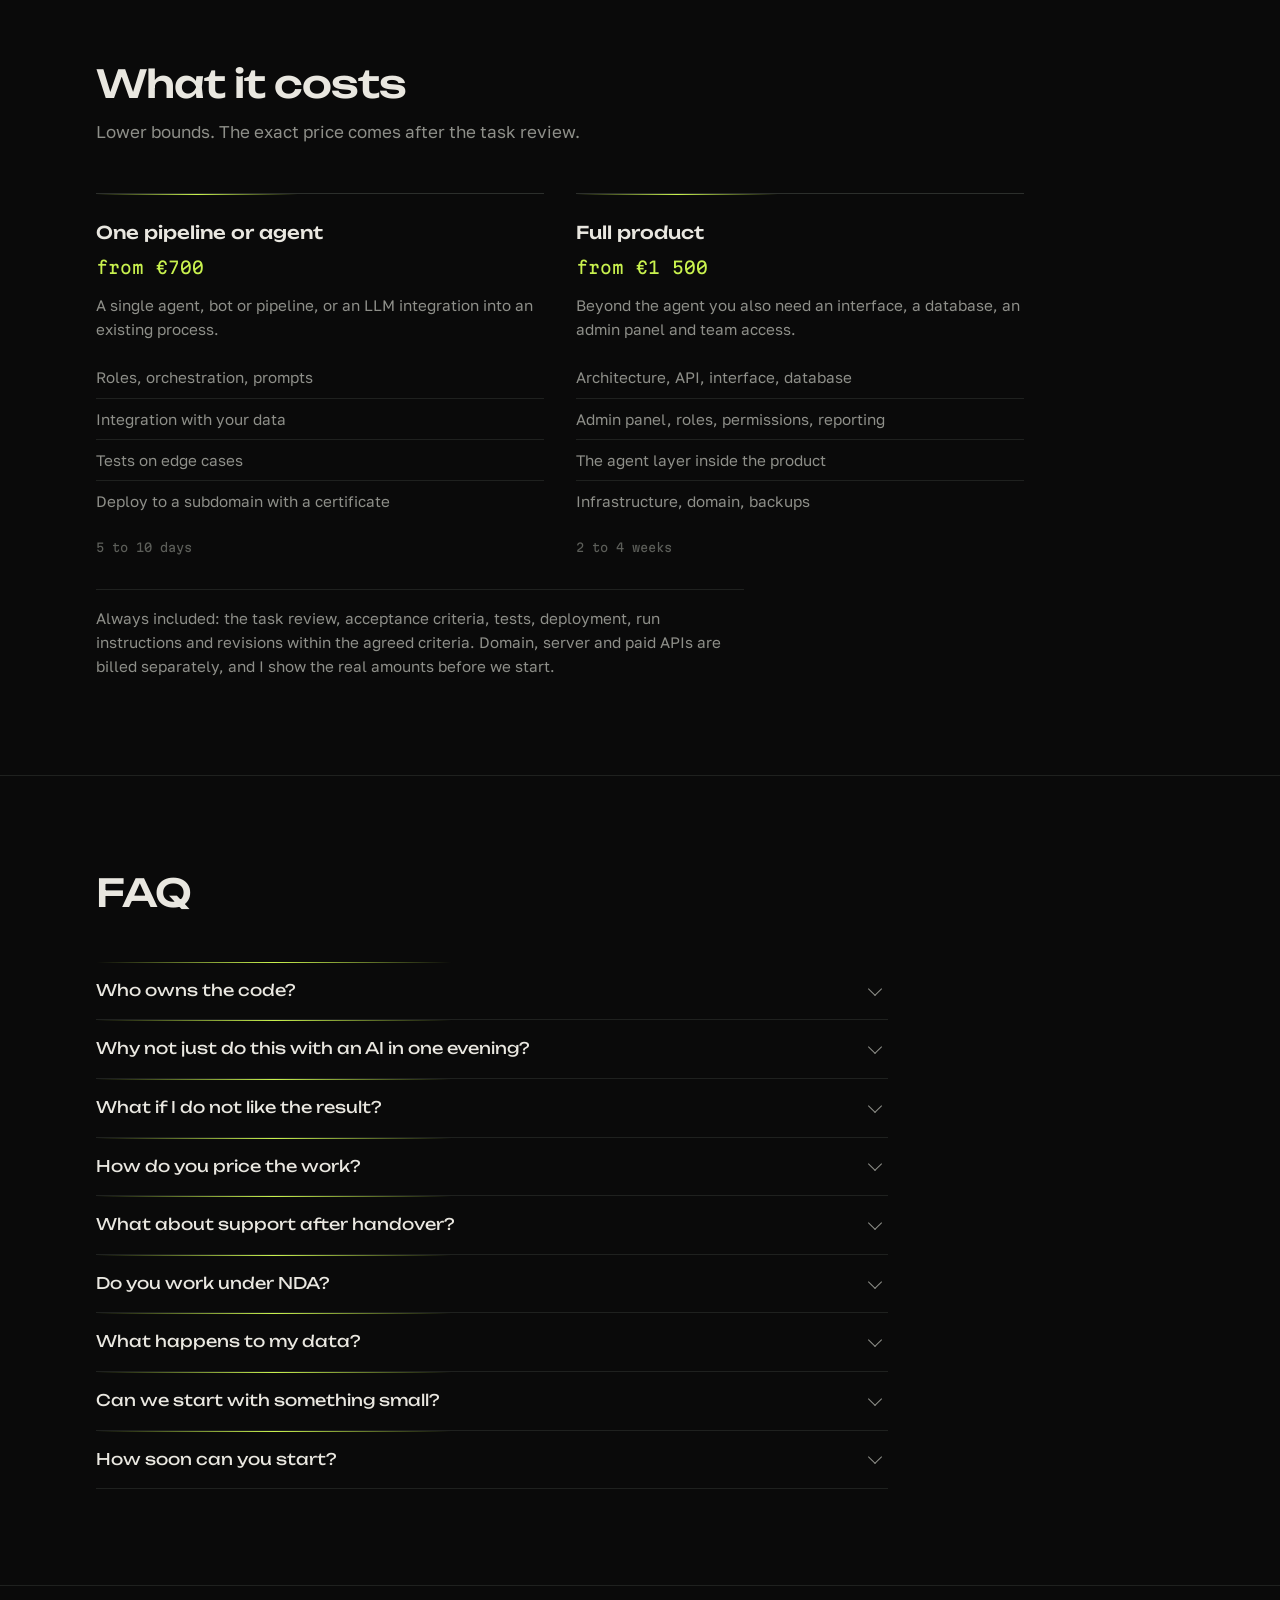
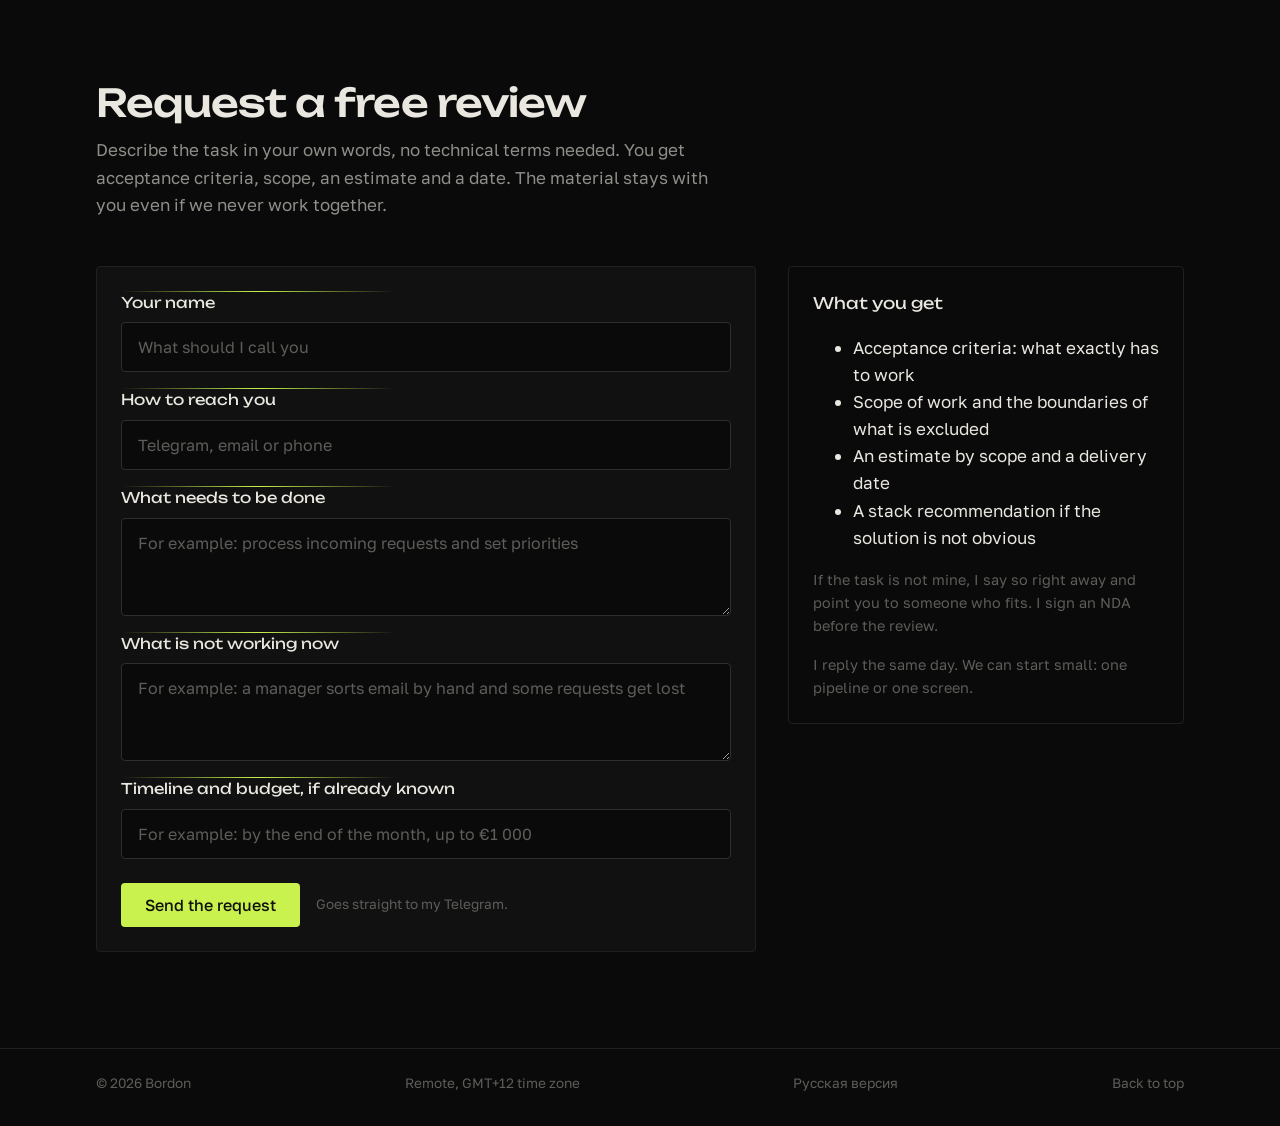
<file: en.html>
<!doctype html>
<html lang="en">
<head>
<meta charset="utf-8">
<meta name="viewport" content="width=device-width, initial-scale=1">
<title>Bordon. AI agents, LLM and products end to end</title>
<meta name="description" content="I design multi-agent pipelines and LLM integrations, and build the product around them: web apps, admin panels, trackers, Telegram bots and mini apps, landing pages. Free task review.">
<meta property="og:title" content="Bordon. AI agents, LLM and products end to end">
<meta property="og:description" content="I design multi-agent pipelines and LLM integrations, and build the product around them: web apps, admin panels, trackers, Telegram bots and mini apps, landing pages. Free task review.">
<meta property="og:type" content="website">
<meta property="og:locale" content="en_US">
<meta name="twitter:card" content="summary">
<link rel="alternate" hreflang="ru" href="index.html">

<link rel="icon" href="img/icon.svg" type="image/svg+xml">
<link rel="icon" href="img/icon-32.png" sizes="32x32" type="image/png">
<link rel="apple-touch-icon" href="img/icon-180.png">
<meta name="theme-color" content="#0a0a0a">

<link rel="preconnect" href="https://fonts.googleapis.com">
<link rel="preconnect" href="https://fonts.gstatic.com" crossorigin>
<link rel="stylesheet" href="https://fonts.googleapis.com/css2?family=Golos+Text:wght@400;500;600&family=Martian+Mono:wght@400;500&family=Unbounded:wght@400;500;600&display=swap">
<link rel="stylesheet" href="styles.css">
</head>
<body>

<a class="skip" href="#works">Skip to work</a>

<div class="rail" aria-hidden="true"><span class="rail__fill" id="rail-fill"></span></div>
<div class="bgnet" aria-hidden="true"><canvas id="net-canvas"></canvas></div>

<header class="bar">
  <div class="bar__inner">
    <a class="brand" href="#top"><img class="brand__mark" src="img/icon.svg" alt="" width="18" height="18">Bordon</a>

    <nav class="nav" id="nav" aria-label="Main navigation">
      <a href="#do">What I do</a>
      <a href="#works">Work</a>
      <a href="#shots">Interfaces</a>
      <a href="#formats">Pricing</a>
      <a href="#faq">FAQ</a>
      <a href="#brief">Request</a>
    </nav>

    <div class="bar__side">
      <span class="avail"><span class="avail__dot" aria-hidden="true"></span>Available</span>
      <a class="lang" href="index.html" hreflang="ru" lang="ru">RU</a>
      <button class="burger" id="burger" type="button" aria-label="Open menu" aria-expanded="false" aria-controls="nav">
        <span aria-hidden="true"></span><span aria-hidden="true"></span>
      </button>
    </div>
  </div>
</header>

<main id="top">

  <section class="hero">
    <div class="hero__inner">
      <div class="hero__left">
        <h1 class="hero__title">AI agents<br>and <span class="hero__accent">products</span><br>that ship</h1>
        <p class="hero__lead">
          Multi-agent pipelines, LLM integrations and the product:<br>
          web apps, admin panels, trackers, Telegram bots and mini apps, landing pages.
        </p>
        <div class="hero__actions">
          <a class="btn btn--primary" href="#brief">Request a free review</a>
          <a class="link" href="https://t.me/bordon_ai">Or message me on Telegram</a>
        </div>

        <div class="offer">
          <p class="offer__badge">Free task review</p>
          <p class="offer__text">
            Describe the task in your own words and get acceptance criteria, scope and a delivery date.
            The material stays with you. If the task is not mine, I say so up front.
          </p>
        </div>
      </div>

      <div class="flow">
        <p class="flow__title">Example of a multi-agent pipeline</p>
        <svg class="flowmap" viewBox="0 0 320 384" preserveAspectRatio="xMidYMid meet" role="img" aria-label="Pipeline diagram: source, coordinator, three agents, merge, queue and operator">
          <defs>
            <path id="v1" d="M160 42 V 66"/>
            <path id="v2" d="M160 102 C 160 116, 54 112, 54 126"/>
            <path id="v3" d="M160 102 V 126"/>
            <path id="v4" d="M160 102 C 160 116, 266 112, 266 126"/>
            <path id="v5" d="M54 198 C 54 212, 160 208, 160 222"/>
            <path id="v6" d="M160 198 V 222"/>
            <path id="v7" d="M266 198 C 266 212, 160 208, 160 222"/>
            <path id="v8" d="M160 258 V 282"/>
            <path id="v9" d="M160 318 V 342"/>
          </defs>

          <g class="wires">
            <use href="#v1"/><use href="#v2"/><use href="#v3"/><use href="#v4"/><use href="#v5"/><use href="#v6"/><use href="#v7"/><use href="#v8"/><use href="#v9"/>
          </g>

          <g class="pulses">
            <circle class="pulse" r="3.2"><animateMotion dur="1.6s" begin="0.18s" repeatCount="indefinite"><mpath href="#v1"/></animateMotion></circle>
            <circle class="pulse" r="3.2"><animateMotion dur="1.6s" begin="0.36s" repeatCount="indefinite"><mpath href="#v2"/></animateMotion></circle>
            <circle class="pulse" r="3.2"><animateMotion dur="1.6s" begin="0.54s" repeatCount="indefinite"><mpath href="#v3"/></animateMotion></circle>
            <circle class="pulse" r="3.2"><animateMotion dur="1.6s" begin="0.72s" repeatCount="indefinite"><mpath href="#v4"/></animateMotion></circle>
            <circle class="pulse" r="3.2"><animateMotion dur="1.6s" begin="0.9s" repeatCount="indefinite"><mpath href="#v5"/></animateMotion></circle>
            <circle class="pulse" r="3.2"><animateMotion dur="1.6s" begin="1.08s" repeatCount="indefinite"><mpath href="#v6"/></animateMotion></circle>
            <circle class="pulse" r="3.2"><animateMotion dur="1.6s" begin="1.26s" repeatCount="indefinite"><mpath href="#v7"/></animateMotion></circle>
            <circle class="pulse" r="3.2"><animateMotion dur="1.6s" begin="1.44s" repeatCount="indefinite"><mpath href="#v8"/></animateMotion></circle>
            <circle class="pulse" r="3.2"><animateMotion dur="1.6s" begin="1.62s" repeatCount="indefinite"><mpath href="#v9"/></animateMotion></circle>
          </g>

          <g class="node node--source">
            <rect x="75" y="6" width="170" height="36" rx="5"/>
            <rect class="node__bar" x="75" y="6" width="170" height="2"/>
            <text x="160" y="23">Source</text>
            <text class="node__meta" x="160" y="37">form, email, API</text>
          </g>

          <g class="node node--hub">
            <rect x="75" y="66" width="170" height="36" rx="5"/>
            <rect class="node__bar" x="75" y="66" width="170" height="2"/>
            <text x="160" y="83">Coordinator</text>
            <text class="node__meta" x="160" y="97">splits the work</text>
          </g>

          <g class="node">
            <rect x="75" y="222" width="170" height="36" rx="5"/>
            <rect class="node__bar" x="75" y="222" width="170" height="2"/>
            <text x="160" y="239">Merge</text>
            <text class="node__meta" x="160" y="253">priority and reason</text>
          </g>

          <g class="node">
            <rect x="75" y="282" width="170" height="36" rx="5"/>
            <rect class="node__bar" x="75" y="282" width="170" height="2"/>
            <text x="160" y="299">Queue</text>
            <text class="node__meta" x="160" y="313">order of work</text>
          </g>

          <g class="node">
            <rect x="75" y="342" width="170" height="36" rx="5"/>
            <rect class="node__bar" x="75" y="342" width="170" height="2"/>
            <text x="160" y="359">Operator</text>
            <text class="node__meta" x="160" y="373">decides from the card</text>
          </g>

          <g class="node node--agent">
            <rect x="4" y="126" width="100" height="72" rx="5"/>
            <rect class="node__bar" x="4" y="126" width="100" height="2"/>
            <text x="54" y="160">Agent: parse</text>
            <text class="node__meta" x="54" y="178">agent</text>
          </g>

          <g class="node node--agent">
            <rect x="110" y="126" width="100" height="72" rx="5"/>
            <rect class="node__bar" x="110" y="126" width="100" height="2"/>
            <text x="160" y="160">Agent: scoring</text>
            <text class="node__meta" x="160" y="178">agent</text>
          </g>

          <g class="node node--agent">
            <rect x="216" y="126" width="100" height="72" rx="5"/>
            <rect class="node__bar" x="216" y="126" width="100" height="2"/>
            <text x="266" y="160">Agent: search</text>
            <text class="node__meta" x="266" y="178">agent</text>
          </g>
        </svg>
      </div>
    </div>
  </section>

  <section class="stack" aria-label="Stack">
    <div class="stack__row" id="stack-row">
      <div class="stack__track" id="stack-track">
      <span class="tick"><svg class="tick__ico" aria-hidden="true"><use href="img/icons.svg#python"/></svg>Python</span>
      <span class="tick"><svg class="tick__ico" aria-hidden="true"><use href="img/icons.svg#fastapi"/></svg>FastAPI</span>
      <span class="tick"><svg class="tick__ico" aria-hidden="true"><use href="img/icons.svg#typescript"/></svg>TypeScript</span>
      <span class="tick"><svg class="tick__ico" aria-hidden="true"><use href="img/icons.svg#nestjs"/></svg>NestJS</span>
      <span class="tick"><svg class="tick__ico" aria-hidden="true"><use href="img/icons.svg#crewai"/></svg>CrewAI</span>
      <span class="tick"><svg class="tick__ico" aria-hidden="true"><use href="img/icons.svg#openai"/></svg>OpenAI</span>
      <span class="tick"><svg class="tick__ico" aria-hidden="true"><use href="img/icons.svg#googlegemini"/></svg>Gemini</span>
      <span class="tick"><svg class="tick__ico" aria-hidden="true"><use href="img/icons.svg#postgresql"/></svg>PostgreSQL</span>
      <span class="tick"><svg class="tick__ico" aria-hidden="true"><use href="img/icons.svg#prisma"/></svg>Prisma</span>
      <span class="tick"><svg class="tick__ico" aria-hidden="true"><use href="img/icons.svg#redis"/></svg>Redis</span>
      <span class="tick"><svg class="tick__ico" aria-hidden="true"><use href="img/icons.svg#docker"/></svg>Docker</span>
      <span class="tick"><svg class="tick__ico" aria-hidden="true"><use href="img/icons.svg#traefikproxy"/></svg>Traefik</span>
      <span class="tick"><svg class="tick__ico" aria-hidden="true"><use href="img/icons.svg#letsencrypt"/></svg>Let’s Encrypt</span>
      <span class="tick"><svg class="tick__ico" aria-hidden="true"><use href="img/icons.svg#githubactions"/></svg>GitHub Actions</span>
      <span class="tick"><svg class="tick__ico" aria-hidden="true"><use href="img/icons.svg#nodedotjs"/></svg>Node.js</span>
      <span class="tick"><svg class="tick__ico" aria-hidden="true"><use href="img/icons.svg#telegram"/></svg>Telegram</span>
      </div>
    </div>
  </section>

  <section class="do" id="do">
    <div class="wrap">
      <header class="sec">
        <h2>What I do</h2>
      </header>

      <div class="tabs" id="do-tabs">
        <div class="tabs__list" role="tablist" aria-label="Work directions">
          <button class="tabs__tab is-on" role="tab" id="tab-ai" aria-controls="panel-ai" aria-selected="true" tabindex="0">Agents and LLM</button>
          <button class="tabs__tab" role="tab" id="tab-web" aria-controls="panel-web" aria-selected="false" tabindex="-1">Web products</button>
          <button class="tabs__tab" role="tab" id="tab-tg" aria-controls="panel-tg" aria-selected="false" tabindex="-1">Telegram</button>
          <button class="tabs__tab" role="tab" id="tab-landing" aria-controls="panel-landing" aria-selected="false" tabindex="-1">Landing pages</button>
          <button class="tabs__tab" role="tab" id="tab-infra" aria-controls="panel-infra" aria-selected="false" tabindex="-1">Infrastructure</button>
        </div>

        <div class="tabs__panels">
          <div class="tabs__panel is-on" role="tabpanel" id="panel-ai" aria-labelledby="tab-ai" tabindex="0">
            <div class="cards">
              <article class="mini">
                <h3>Multi-agent pipelines</h3>
                <p>The process is split into roles: one agent extracts data, another scores it, a third looks for similar cases in the knowledge base. A coordinator assigns the work, and every step can be checked on its own instead of guessing what happened inside one large prompt.</p>
              </article>
              <article class="mini">
                <h3>LLM integrations</h3>
                <p>I connect OpenAI and Gemini to your data and your rules: where the model answers freely, where it follows a strict template, and where it must cite a source. Rate limits, retries and fallback behaviour are part of the setup.</p>
              </article>
              <article class="mini">
                <h3>Search over your own data</h3>
                <p>I index documents, policies and past conversations. Answers arrive with links to source fragments and a relevance score, so you can see what they are based on and where they might be wrong.</p>
              </article>
              <article class="mini">
                <h3>Agent reliability</h3>
                <p>Prompts and pipelines break quietly: answers get worse and nobody notices. I close that gap with a test set and by comparing prompt versions on the same task set. A change does not pass if it broke earlier answers.</p>
              </article>
            </div>
          </div>

          <div class="tabs__panel" role="tabpanel" id="panel-web" aria-labelledby="tab-web" tabindex="0" hidden>
            <div class="cards">
              <article class="mini">
                <h3>Web applications</h3>
                <p>Full applications built around a process: authentication, roles, database, file upload, export, third-party integrations. Runs in the browser with no install and opens on a phone.</p>
              </article>
              <article class="mini">
                <h3>Admin panels</h3>
                <p>An internal tool for the team: reference data, moderation, bulk operations, role-based access, audit log. What usually lives in spreadsheets and chat threads moves into one screen.</p>
              </article>
              <article class="mini">
                <h3>Dashboards and reporting</h3>
                <p>Funnels, deadlines, workload, period comparison, export to a spreadsheet. Metrics are computed server-side so the numbers match for everyone instead of depending on one person&rsquo;s export.</p>
              </article>
              <article class="mini">
                <h3>Mini CRM and trackers</h3>
                <p>Contacts, deals, stages, activity history, tasks and a kanban with deadlines. Administrator, manager and contractor roles: each sees only their own work and cannot reach into someone else&rsquo;s.</p>
              </article>
            </div>
          </div>

          <div class="tabs__panel" role="tabpanel" id="panel-tg" aria-labelledby="tab-tg" tabindex="0" hidden>
            <div class="cards">
              <article class="mini">
                <h3>Bots</h3>
                <p>Intake, notifications on events and deadlines, announcement funnels, answers from the knowledge base. With caching and logging, so a failure shows exactly what came in and what went out.</p>
              </article>
              <article class="mini">
                <h3>Mini apps</h3>
                <p>An interface inside Telegram: forms, lists, cards, payments. No app install and no separate account, and the data comes from the same backend as the web version.</p>
              </article>
              <article class="mini">
                <h3>Wired to your backend</h3>
                <p>The bot works with your API, database and third-party services instead of living as a separate toy. One source of truth: a change in the web app shows up in the bot immediately.</p>
              </article>
              <article class="mini">
                <h3>Access and roles</h3>
                <p>Who sees requests, who changes statuses, who exports data. Restrictions are enforced on the server, not hidden behind disabled buttons.</p>
              </article>
            </div>
          </div>

          <div class="tabs__panel" role="tabpanel" id="panel-landing" aria-labelledby="tab-landing" tabindex="0" hidden>
            <div class="cards">
              <article class="mini">
                <h3>Structure for the niche</h3>
                <p>Section order and arguments are built for a specific audience: a therapist, a coffee shop and a payment service need different ones. Proven on five live pages.</p>
              </article>
              <article class="mini">
                <h3>Lead form</h3>
                <p>A form with notifications, export and spam protection. You see where the person came from and what they wanted, not just &ldquo;new lead&rdquo;.</p>
              </article>
              <article class="mini">
                <h3>Speed and responsiveness</h3>
                <p>From 320 pixels up, tested in Safari and on a real phone. No heavy builders: the page opens fast on mobile data.</p>
              </article>
              <article class="mini">
                <h3>Analytics</h3>
                <p>Goals on form submits and clicks, analytics wired up, markup for search. So you can see whether the page works instead of assuming it looks fine.</p>
              </article>
            </div>
          </div>

          <div class="tabs__panel" role="tabpanel" id="panel-infra" aria-labelledby="tab-infra" tabindex="0" hidden>
            <div class="cards">
              <article class="mini">
                <h3>Containers and deployment</h3>
                <p>The app ships as an image and starts with one command on any server. Rebuild and restart by script: the old container keeps serving until the new one is ready.</p>
              </article>
              <article class="mini">
                <h3>Domains and certificates</h3>
                <p>Reverse proxy, routing by domain, HTTPS with automatic renewal. Plus http to https redirects and security headers.</p>
              </article>
              <article class="mini">
                <h3>Databases and data</h3>
                <p>PostgreSQL with migrations, regular backups, separate staging and production environments. Migrations run by script, not by hand.</p>
              </article>
              <article class="mini">
                <h3>Observability</h3>
                <p>Health endpoints for the database and the app, container logs, metrics and alerts on failure. When something breaks you see what broke, not just &ldquo;the site is down&rdquo;.</p>
              </article>
              <article class="mini">
                <h3>Continuous delivery</h3>
                <p>Checks and tests in CI on every commit, image build, automated deploy. A mistake is caught before production, not after.</p>
              </article>
              <article class="mini">
                <h3>Handover and documentation</h3>
                <p>A README with run instructions, the data schema, environment variables and an update guide. So the project can be handed to another team, not only to me.</p>
              </article>
            </div>
          </div>
        </div>
      </div>
    </div>
  </section>

  <section class="works" id="works">
    <div class="wrap">
      <header class="sec">
        <h2>Work</h2>
        <p class="sec__lead">Filter by direction. Each row expands into the details.</p>
      </header>

      <div class="filters" role="group" aria-label="Case filter">
        <button class="chip is-on" data-filter="all" aria-pressed="true">All</button>
        <button class="chip" data-filter="ai" aria-pressed="false">AI and agents</button>
        <button class="chip" data-filter="web" aria-pressed="false">Web products</button>
        <button class="chip" data-filter="landing" aria-pressed="false">Landing pages</button>
      </div>

      <div class="cases" id="cases">

        <details class="case" data-cat="ai">
          <summary class="case__head">
            <span class="case__year">2026</span>
            <span class="case__title">UI/UX Agent Analyse</span>
            <span class="case__cat">Multi-agent system</span>
            <span class="case__sum">Landing page review by several agents: usability, structure, copy</span>
            <span class="case__more" aria-hidden="true"></span>
          </summary>
          <div class="case__body">
            <p class="case__what">The system reviews a page piece by piece: usability, structure, conversion points, copy. Several agents with different roles, merged into one report.</p>
            <p class="case__value"><span class="case__label">Why it matters</span>An audit without manual reading. Notes are tied to specific blocks instead of general impressions.</p>
            <ul class="tags"><li>Python</li><li>agent orchestration</li><li>LLM</li><li>Docker</li></ul>
            <a class="case__go" href="https://github.com/ai4bordon/ui-ux-agent-analise">Open on GitHub</a>
          </div>
        </details>

        <details class="case" data-cat="ai">
          <summary class="case__head">
            <span class="case__year">2026</span>
            <span class="case__title">CrewAI Advertising Agency</span>
            <span class="case__cat">Multi-agent pipeline</span>
            <span class="case__sum">A campaign assembled by agents through a chain of roles</span>
            <span class="case__more" aria-hidden="true"></span>
          </summary>
          <div class="case__body">
            <p class="case__what">Every agent has a role and an area of responsibility. Work moves along the chain from strategy to copy and creatives.</p>
            <p class="case__value"><span class="case__label">Why it matters</span>You can see which step went wrong and replace that step without rebuilding the whole process.</p>
            <ul class="tags"><li>CrewAI</li><li>Python</li><li>LLM</li></ul>
            <a class="case__go" href="https://github.com/ai4bordon/crewai-advertising-agency">Open on GitHub</a>
          </div>
        </details>

        <details class="case" data-cat="ai">
          <summary class="case__head">
            <span class="case__year">2026</span>
            <span class="case__title">Hermes Context Optimizer</span>
            <span class="case__cat">Agent tooling</span>
            <span class="case__sum">Plugin for Hermes Agent: the right fragments are selected before the model call</span>
            <span class="case__more" aria-hidden="true"></span>
          </summary>
          <div class="case__body">
            <p class="case__what">An experimental plugin for Hermes Agent. It shrinks large read-only tool results before the model call, and finds mandatory records deterministically: an ambiguous record goes to a conservative fallback instead of a guess. Secrets are not stored and mutating tools pass through unchanged.</p>
            <p class="case__value"><span class="case__label">Why it matters</span>The plugin pays for itself twice: the context is cheaper and the agent behaves reproducibly. In one measurement on a single model the answer quality did not change while the provider bill fell by 93.5%. That is one corpus, not a promise for every project.</p>
            <ul class="tags"><li>Python</li><li>Hermes Agent</li><li>Apache-2.0</li><li>tests</li></ul>
            <a class="case__go" href="https://github.com/ai4bordon/hermes-context-optimizer">Open on GitHub</a>
          </div>
        </details>

        <details class="case" data-cat="ai">
          <summary class="case__head">
            <span class="case__year">2026</span>
            <span class="case__title">LeadOps AI</span>
            <span class="case__cat">Product built on agents</span>
            <span class="case__sum">Incoming requests become a prioritised queue with a decision history</span>
            <span class="case__more" aria-hidden="true"></span>
          </summary>
          <div class="case__body">
            <p class="case__what">A lead processing pipeline: sources, raw signals, scoring, queue and operator actions behind one API. The knowledge search layer that returns its sources is a separate module switched on by config, and it is off on the current stand.</p>
            <p class="case__value"><span class="case__label">Why it matters</span>No need to scroll through email and spreadsheets to decide what comes first. Operator decisions are recorded in the history.</p>
            <p class="case__note">The stand runs on a separate server and is closed to the public. I show it on a call or send access on request.</p>
            <ul class="tags"><li>NestJS</li><li>Prisma</li><li>PostgreSQL</li><li>LightRAG</li><li>Docker</li></ul>
          </div>
        </details>

        <details class="case" data-cat="ai">
          <summary class="case__head">
            <span class="case__year">2025</span>
            <span class="case__title">Prompt Test Lab</span>
            <span class="case__cat">LLM reliability</span>
            <span class="case__sum">A prompt comparison bench: regressions show up before your customer sees them</span>
            <span class="case__more" aria-hidden="true"></span>
          </summary>
          <div class="case__body">
            <p class="case__what">Answers are stored and compared between prompt versions. The run is started by a script, and the results and metrics stay for comparing versions.</p>
            <p class="case__value"><span class="case__label">Why it matters</span>A prompt change does not silently break earlier answers. The break is visible before release.</p>
            <ul class="tags"><li>Python</li><li>LLM</li><li>metrics</li></ul>
            <a class="case__go" href="https://github.com/ai4bordon/prompt_test">Open on GitHub</a>
          </div>
        </details>

        <details class="case" data-cat="ai">
          <summary class="case__head">
            <span class="case__year">2025</span>
            <span class="case__title">AI Web Analysis</span>
            <span class="case__cat">Content generation</span>
            <span class="case__sum">Copy built from facts on the page instead of generic words about the product</span>
            <span class="case__more" aria-hidden="true"></span>
          </summary>
          <div class="case__body">
            <p class="case__what">First the page is parsed, then posts are generated through the OpenAI API from the extracted facts.</p>
            <p class="case__value"><span class="case__label">Why it matters</span>Fewer revisions after the client reads another round of &ldquo;innovative solutions&rdquo;.</p>
            <ul class="tags"><li>Python</li><li>OpenAI API</li></ul>
            <a class="case__go" href="https://github.com/ai4bordon/aI_web_analysis">Open on GitHub</a>
          </div>
        </details>

        <details class="case" data-cat="web">
          <summary class="case__head">
            <span class="case__year">2026</span>
            <span class="case__title">NordFlow Tasks</span>
            <span class="case__cat">Web product</span>
            <span class="case__sum">Three roles, drag and drop kanban, history and notifications. 15 tests</span>
            <span class="case__more" aria-hidden="true"></span>
          </summary>
          <div class="case__body">
            <p class="case__what">A project and task tracker: different data visibility for three roles, kanban, change history, notifications, search that handles Cyrillic properly.</p>
            <p class="case__value"><span class="case__label">Why it matters</span>The team sees tasks, deadlines and workload in one place. Zero external dependencies: only the Node standard library.</p>
            <ul class="tags"><li>Node.js</li><li>SQLite</li><li>15 tests</li></ul>
            <a class="case__go" href="https://nordflow.veynx.xyz/">Open the live stand</a>
          </div>
        </details>

        <details class="case" data-cat="web">
          <summary class="case__head">
            <span class="case__year">2026</span>
            <span class="case__title">HabitFlow</span>
            <span class="case__cat">Web product</span>
            <span class="case__sum">Streaks, percentages, heatmap. 16 tests on edge cases</span>
            <span class="case__more" aria-hidden="true"></span>
          </summary>
          <div class="case__body">
            <p class="case__what">A habit tracker: one-tap check-in, current and best streak, daily heatmap, archive with history. Undoing a check-in recalculates the stats.</p>
            <p class="case__value"><span class="case__label">Why it matters</span>You can see where a habit breaks. The streak does not break until the day is over, so the stats do not lie.</p>
            <ul class="tags"><li>Node.js</li><li>Web</li><li>16 tests</li></ul>
            <a class="case__go" href="https://habitflow.veynx.xyz/">Open the live stand</a>
          </div>
        </details>

        <details class="case" data-cat="web">
          <summary class="case__head">
            <span class="case__year">2026</span>
            <span class="case__title">TenderPulse</span>
            <span class="case__cat">Web product</span>
            <span class="case__sum">Stage pipeline and reports. Overdue is visible before the deadline slips. 18 tests</span>
            <span class="case__more" aria-hidden="true"></span>
          </summary>
          <div class="case__body">
            <p class="case__what">An order stage tracker: a fixed pipeline with transition history, contractor assignment, reports on the funnel, stage time and workload.</p>
            <p class="case__value"><span class="case__label">Why it matters</span>Overdue is measured by stage deadline rather than the whole order, so it shows up in advance.</p>
            <ul class="tags"><li>Node.js</li><li>Web</li><li>18 tests</li></ul>
            <a class="case__go" href="https://tenderpulse.veynx.xyz/">Open the live stand</a>
          </div>
        </details>

        <details class="case" data-cat="landing">
          <summary class="case__head">
            <span class="case__year">2026</span>
            <span class="case__title">Landing pages</span>
            <span class="case__cat">Pages for a service</span>
            <span class="case__sum">Different niches, from a therapist to a motorcycle school. Each has its own structure</span>
            <span class="case__more" aria-hidden="true"></span>
          </summary>
          <div class="case__body">
            <p class="case__what">A therapist and coach, a coffee shop with online ordering, a payment gateway for LatAm, a marketing agency, a motorcycle school in St Petersburg.</p>
            <p class="case__value"><span class="case__label">Why it matters</span>A fast way to test demand: a page, a form, real requests. The different niches show that structure follows the audience.</p>
            <ul class="tags links">
              <li><a href="https://l1.veynx.xyz/">Therapist and coach</a></li>
              <li><a href="https://l2.veynx.xyz/">Coffee shop Aromat</a></li>
              <li><a href="https://l3.veynx.xyz/">RutaPay, payment gateway for LatAm</a></li>
              <li><a href="https://l4.veynx.xyz/">Northern Monkey, marketing agency</a></li>
              <li><a href="https://l5.veynx.xyz/">Motorcycle school Trek</a></li>
            </ul>
          </div>
        </details>

      </div>
    </div>
  </section>

  <section class="shots" id="shots">
    <div class="wrap">
      <header class="sec">
        <h2>Product interfaces</h2>
        <p class="sec__lead">Screenshots from live stands.</p>
      </header>

      <div class="carousel" id="carousel">
        <ul class="carousel__track" id="carousel-track">
          <li class="slide"><a href="https://nordflow.veynx.xyz/"><img src="img/nordflow.png" alt="NordFlow Tasks dashboard" loading="lazy"><span class="slide__cap"><b>NordFlow Tasks</b>Dashboard: counters, charts, activity feed</span></a></li>
          <li class="slide"><a href="https://nordflow.veynx.xyz/"><img src="img/nordflow-board.png" alt="NordFlow Tasks kanban board" loading="lazy"><span class="slide__cap"><b>NordFlow Tasks</b>Kanban: cards dragged with the mouse</span></a></li>
          <li class="slide"><a href="https://habitflow.veynx.xyz/"><img src="img/habitflow.png" alt="HabitFlow today screen" loading="lazy"><span class="slide__cap"><b>HabitFlow</b>Today screen: one-tap check-in</span></a></li>
          <li class="slide"><a href="https://habitflow.veynx.xyz/"><img src="img/habitflow-detail.png" alt="HabitFlow habit detail" loading="lazy"><span class="slide__cap"><b>HabitFlow</b>Streaks, percentages, heatmap</span></a></li>
          <li class="slide"><a href="https://tenderpulse.veynx.xyz/"><img src="img/tenderpulse.png" alt="TenderPulse dashboard" loading="lazy"><span class="slide__cap"><b>TenderPulse</b>Stage funnel with amounts</span></a></li>
          <li class="slide"><a href="https://tenderpulse.veynx.xyz/"><img src="img/tenderpulse-orders.png" alt="TenderPulse order list" loading="lazy"><span class="slide__cap"><b>TenderPulse</b>Orders: filters and overdue</span></a></li>
          <li class="slide"><a href="https://l1.veynx.xyz/"><img src="img/l1.png" alt="Therapist landing page" loading="lazy"><span class="slide__cap"><b>Therapist and coach</b>Personal page with booking</span></a></li>
          <li class="slide"><a href="https://l2.veynx.xyz/"><img src="img/l2.png" alt="Coffee shop landing page" loading="lazy"><span class="slide__cap"><b>Coffee shop Aromat</b>Order online, pick up in 15 minutes</span></a></li>
          <li class="slide"><a href="https://l3.veynx.xyz/"><img src="img/l3.png" alt="Payment gateway landing page" loading="lazy"><span class="slide__cap"><b>RutaPay</b>Payment gateway for LatAm</span></a></li>
          <li class="slide"><a href="https://l4.veynx.xyz/"><img src="img/l4.png" alt="Marketing agency landing page" loading="lazy"><span class="slide__cap"><b>Northern Monkey</b>Marketing agency landing page</span></a></li>
          <li class="slide"><a href="https://l5.veynx.xyz/"><img src="img/l5.png" alt="Motorcycle school landing page" loading="lazy"><span class="slide__cap"><b>Motorcycle school Trek</b>Enrolment for training</span></a></li>
        </ul>

        <div class="carousel__nav">
          <button class="cbtn" id="prev" type="button" aria-label="Previous screen">
            <svg viewBox="0 0 24 24" aria-hidden="true"><path d="M15 4 7 12l8 8" fill="none" stroke="currentColor" stroke-width="1.6" stroke-linecap="square"/></svg>
          </button>
          <div class="dots" id="dots" role="group" aria-label="Go to screen"></div>
          <button class="cbtn" id="next" type="button" aria-label="Next screen">
            <svg viewBox="0 0 24 24" aria-hidden="true"><path d="M9 4l8 8-8 8" fill="none" stroke="currentColor" stroke-width="1.6" stroke-linecap="square"/></svg>
          </button>
        </div>
      </div>
    </div>
  </section>

  <section class="approach" id="approach">
    <div class="wrap">
      <header class="sec">
        <h2>How the work goes</h2>
        <p class="sec__lead">Four steps. Each one gives you something you can touch.</p>
      </header>

      <ol class="steps">
        <li class="step">
          <h3>Task review</h3>
          <p>I read your description and ask the questions people usually skip.</p>
          <p class="step__out">You get: acceptance criteria, scope, date</p>
        </li>
        <li class="step">
          <h3>Prototype</h3>
          <p>A working version, not a mockup: it stores data, computes and displays.</p>
          <p class="step__out">You get: a live link</p>
        </li>
        <li class="step">
          <h3>Revisions</h3>
          <p>I collect notes into a list and work through it; anything debatable we discuss.</p>
          <p class="step__out">You get: a list of changes and decisions</p>
        </li>
        <li class="step">
          <h3>Handover</h3>
          <p>I hand over the repository with access and show you how to deploy it yourself.</p>
          <p class="step__out">You get: code, README, schema, one month of support</p>
        </li>
      </ol>

      <p class="cta-row"><a class="btn btn--primary" href="#brief">Request a free review</a></p>
    </div>
  </section>

  <section class="formats" id="formats">
    <div class="wrap">
      <header class="sec">
        <h2>What it costs</h2>
        <p class="sec__lead">Lower bounds. The exact price comes after the task review.</p>
      </header>

      <div class="plans">
        <article class="plan">
          <h3>One pipeline or agent</h3>
          <p class="plan__price">from €700</p>
          <p class="plan__what">A single agent, bot or pipeline, or an LLM integration into an existing process.</p>
          <ul>
            <li>Roles, orchestration, prompts</li>
            <li>Integration with your data</li>
            <li>Tests on edge cases</li>
            <li>Deploy to a subdomain with a certificate</li>
          </ul>
          <p class="plan__time">5 to 10 days</p>
        </article>

        <article class="plan">
          <h3>Full product</h3>
          <p class="plan__price">from €1 500</p>
          <p class="plan__what">Beyond the agent you also need an interface, a database, an admin panel and team access.</p>
          <ul>
            <li>Architecture, API, interface, database</li>
            <li>Admin panel, roles, permissions, reporting</li>
            <li>The agent layer inside the product</li>
            <li>Infrastructure, domain, backups</li>
          </ul>
          <p class="plan__time">2 to 4 weeks</p>
        </article>
      </div>

      <p class="plans__note">
        Always included: the task review, acceptance criteria, tests, deployment, run instructions
        and revisions within the agreed criteria. Domain, server and paid APIs are billed separately,
        and I show the real amounts before we start.
      </p>
    </div>
  </section>

  <section class="faq" id="faq">
    <div class="wrap">
      <header class="sec">
        <h2>FAQ</h2>
      </header>

      <div class="qa">
        <details class="qa__item">
          <summary>Who owns the code?</summary>
          <p>You do. I hand over the repository with access and rights on your account or organisation. I do not use licences that stop you from doing what you want with it.</p>
        </details>
        <details class="qa__item">
          <summary>Why not just do this with an AI in one evening?</summary>
          <p>You can, and that is how I work. The difference is verification: a model produces the first plausible answer, while the actual work is finding edge cases, covering them with tests and making the behaviour reproducible.</p>
        </details>
        <details class="qa__item">
          <summary>What if I do not like the result?</summary>
          <p>Revisions within the agreed criteria are included. If the prototype shows the idea does not work, we admit it and change the approach instead of pushing it to handover.</p>
        </details>
        <details class="qa__item">
          <summary>How do you price the work?</summary>
          <p>By scope, not by hours and not by guesswork. After the review you see the breakdown: what is included, what is not, and how long it takes. If the scope changes mid-project, you hear about it before I start on it.</p>
        </details>
        <details class="qa__item">
          <summary>What about support after handover?</summary>
          <p>One month is included: I fix anything that broke because of me and answer questions about running it. After that, hourly or by subscription, agreed in advance.</p>
        </details>
        <details class="qa__item">
          <summary>Do you work under NDA?</summary>
          <p>Yes. I sign an NDA before the review if you need one. Commercial and NDA work I show on request and never publish.</p>
        </details>
        <details class="qa__item">
          <summary>What happens to my data?</summary>
          <p>I only use the data you hand over for the prototype and never reuse it in other projects. After handover the access is revoked and no copies stay with me.</p>
        </details>
        <details class="qa__item">
          <summary>Can we start with something small?</summary>
          <p>Yes, and it is sensible. The first step is often a single pipeline or a single screen: we test the approach on a live prototype and expand from there. Less risk on both sides.</p>
        </details>
        <details class="qa__item">
          <summary>How soon can you start?</summary>
          <p>I can start this week. I give the delivery date after the review and never move it quietly: if the date slips, you hear about it immediately.</p>
        </details>
      </div>
    </div>
  </section>

  <section class="brief" id="brief">
    <div class="wrap">
      <header class="sec">
        <h2>Request a free review</h2>
        <p class="sec__lead">
          Describe the task in your own words, no technical terms needed. You get acceptance criteria,
          scope, an estimate and a date. The material stays with you even if we never work together.
        </p>
      </header>

      <div class="brief__grid">
        <form class="brief__form" id="brief-form" action="https://t.me/bordon_ai" method="get" novalidate>
          <div class="field">
            <label for="b-name">Your name</label>
            <input id="b-name" name="name" type="text" autocomplete="name" placeholder="What should I call you" maxlength="1200" required>
          </div>

          <div class="field">
            <label for="b-contact">How to reach you</label>
            <input id="b-contact" name="contact" type="text" autocomplete="off" placeholder="Telegram, email or phone" maxlength="1200" required>
          </div>

          <div class="field">
            <label for="b-task">What needs to be done</label>
            <textarea id="b-task" name="task" rows="3" placeholder="For example: process incoming requests and set priorities" maxlength="1200" required></textarea>
          </div>

          <div class="field">
            <label for="b-pain">What is not working now</label>
            <textarea id="b-pain" name="pain" rows="3" placeholder="For example: a manager sorts email by hand and some requests get lost" maxlength="1200"></textarea>
          </div>

          <div class="field">
            <label for="b-limits">Timeline and budget, if already known</label>
            <input id="b-limits" name="limits" type="text" placeholder="For example: by the end of the month, up to €1 000" maxlength="1200">
          </div>

          <div class="field field--trap" aria-hidden="true">
            <input id="b-trap" name="trap" type="text" tabindex="-1" autocomplete="off">
          </div>

          <p class="brief__err" id="b-err" hidden></p>

          <div class="brief__actions">
            <button class="btn btn--primary" type="submit">Send the request</button>
            <p class="brief__hint">Goes straight to my Telegram.</p>
          </div>

          <div class="brief__next" id="b-sent" hidden>
            <p class="brief__next-title">Request sent</p>
            <p class="brief__next-text">I will review it and reply the same day. If Telegram is easier, message me there.</p>
            <p><a class="btn btn--primary" href="https://t.me/bordon_ai">Open Telegram</a></p>
          </div>

          <div class="brief__next" id="b-fallback" hidden>
            <p class="brief__next-title">Request is ready</p>
            <p class="brief__next-text">The text is copied. Open Telegram, paste it into the chat and send.</p>
            <p><a class="btn btn--primary" href="https://t.me/bordon_ai">Open Telegram</a></p>
            <label class="brief__next-label" for="b-text">The request text, in case you need to copy it by hand</label>
            <textarea id="b-text" rows="7" readonly></textarea>
          </div>
        </form>

        <aside class="brief__side">
          <h3>What you get</h3>
          <ul class="ticks">
            <li>Acceptance criteria: what exactly has to work</li>
            <li>Scope of work and the boundaries of what is excluded</li>
            <li>An estimate by scope and a delivery date</li>
            <li>A stack recommendation if the solution is not obvious</li>
          </ul>
          <p class="brief__note">
            If the task is not mine, I say so right away and point you to someone who fits. I sign an NDA before the review.
          </p>
          <p class="brief__note">
            I reply the same day. We can start small: one pipeline or one screen.
          </p>
        </aside>
      </div>
    </div>
  </section>

</main>

<dialog class="modal" id="b-ok" aria-labelledby="b-ok-title">
  <h3 class="modal__title" id="b-ok-title">Request sent</h3>
  <p class="modal__text">Thanks, I have your request. I will get back to you shortly, usually the same day. If it is urgent, message me on Telegram.</p>
  <div class="modal__acts">
    <form method="dialog"><button class="btn btn--primary" type="submit">Got it</button></form>
    <a class="link" href="https://t.me/bordon_ai">Open Telegram</a>
  </div>
</dialog>

<footer class="foot">
  <div class="wrap foot__inner">
    <span>© 2026 Bordon</span>
    <span>Remote, GMT+12 time zone</span>
    <a href="index.html" hreflang="ru" lang="ru">Русская версия</a>
    <a href="#top">Back to top</a>
  </div>
</footer>

<button class="totop" id="totop" type="button" aria-label="Back to top" hidden>
  <svg viewBox="0 0 24 24" aria-hidden="true"><path d="M12 19V5M5 12l7-7 7 7" fill="none" stroke="currentColor" stroke-width="1.6" stroke-linecap="square"/></svg>
</button>

<script src="vendor/gsap/gsap.min.js"></script>
<script src="vendor/gsap/ScrollTrigger.min.js"></script>
<script src="vendor/gsap/Flip.min.js"></script>
<script src="app.js"></script>
</body>
</html>
</file>
<file: styles.css>
/* Bordon. ИИ-агенты, LLM и продукты под ключ.
   Шкала отступов от 4 пикселей, один радиус, три шрифта.
   Интерактив: вкладки направлений, раскрывающиеся кейсы, карусель экранов, аккордеон вопросов. */

:root {
  /* цвета */
  --bg: #0a0a0a;
  --bg-2: #101110;
  --bg-3: #161815;
  --line: #1f211f;
  --line-2: #2c2f2c;
  --fg: #e9e7e0;
  --dim: #8e8f89;
  --dim-2: #5c5e59;
  --acid: #c9f24e;
  --acid-2: #a9d63c;
  --err: #c05a3a;

  /* шкала отступов */
  --s1: 0.25rem;
  --s2: 0.5rem;
  --s3: 0.75rem;
  --s4: 1rem;
  --s6: 1.5rem;
  --s8: 2rem;
  --s12: 3rem;
  --s16: 4rem;
  --s24: 6rem;

  /* прочее */
  --r: 4px;
  --wrap: 74rem;
  --pad: clamp(1rem, 4vw, 3rem);
  --sec: clamp(3.5rem, 9vw, 6rem); /* отступ секции */
  --gap: clamp(1rem, 2.5vw, 2rem); /* отступ между блоками */
}

* {
  box-sizing: border-box;
}

html {
  -webkit-text-size-adjust: 100%;
  scroll-behavior: smooth;
}

body {
  margin: 0;
  background: var(--bg);
  color: var(--fg);
  font-family: "Golos Text", system-ui, -apple-system, sans-serif;
  font-size: 1.0625rem;
  line-height: 1.6;
  -webkit-font-smoothing: antialiased;
}

img {
  max-width: 100%;
}
a {
  color: inherit;
}

.wrap {
  width: 100%;
  max-width: var(--wrap);
  margin-inline: auto;
  padding-inline: var(--pad);
}

.skip {
  position: absolute;
  left: -9999px;
}
.skip:focus {
  left: var(--s4);
  top: var(--s4);
  z-index: 60;
  background: var(--acid);
  color: #10120a;
  padding: var(--s3) var(--s4);
  border-radius: var(--r);
}

:focus-visible {
  outline: 2px solid var(--acid);
  outline-offset: 2px;
  border-radius: 2px;
}

/* анимированный фон на всю страницу */
.bgnet {
  position: fixed;
  inset: 0;
  z-index: 0;
  pointer-events: none;
}
.bgnet canvas {
  display: block;
  width: 100%;
  height: 100%;
}
.bar,
main,
.foot {
  position: relative;
  z-index: 1;
}

/* полоса прочитанного */
.rail {
  position: fixed;
  inset-block: 0;
  inset-inline-start: 0;
  width: 2px;
  background: var(--line);
  z-index: 40;
}
.rail__fill {
  display: block;
  width: 100%;
  height: 0;
  background: var(--acid);
}

/* ---------------------------------------------------------------- шапка */

.bar {
  position: sticky;
  top: 0;
  z-index: 30;
  background: color-mix(in srgb, var(--bg) 84%, transparent);
  backdrop-filter: blur(14px);
  border-bottom: 1px solid var(--line);
}
.bar__inner {
  display: flex;
  align-items: center;
  gap: var(--s6);
  width: 100%;
  max-width: var(--wrap);
  margin-inline: auto;
  padding: var(--s3) var(--pad);
}
.brand {
  display: inline-flex;
  align-items: center;
  gap: var(--s2);
  font-family: "Unbounded", system-ui, sans-serif;
  font-weight: 500;
  font-size: 1rem;
  text-decoration: none;
  white-space: nowrap;
}
.brand__mark {
  width: 1.15rem;
  height: 1.15rem;
  display: block;
  flex: none;
}

.nav {
  display: flex;
  gap: var(--s6);
  margin-inline-start: auto;
  font-size: 0.95rem;
}
.nav a {
  color: var(--dim);
  text-decoration: none;
  transition: color 150ms ease-out;
}
.nav a:hover {
  color: var(--fg);
}

.bar__side {
  display: flex;
  align-items: center;
  gap: var(--s4);
  font-size: 0.92rem;
}
.avail {
  display: inline-flex;
  align-items: center;
  gap: var(--s2);
  color: var(--dim);
  white-space: nowrap;
}
.avail__dot {
  width: 0.45rem;
  height: 0.45rem;
  border-radius: 50%;
  background: var(--acid);
}
.lang {
  font-family: "Martian Mono", ui-monospace, monospace;
  font-size: 0.72rem;
  color: var(--dim);
  text-decoration: none;
  border: 1px solid var(--line-2);
  border-radius: var(--r);
  padding: var(--s1) var(--s2);
  line-height: 1.4;
}
.lang:hover {
  color: var(--acid);
  border-color: var(--acid);
}

.burger {
  display: none;
  width: 44px;
  height: 44px;
  padding: 0;
  background: transparent;
  border: 1px solid var(--line-2);
  border-radius: var(--r);
  cursor: pointer;
  position: relative;
}
.burger span {
  position: absolute;
  left: 50%;
  width: 18px;
  height: 1px;
  background: var(--fg);
  transform: translateX(-50%);
  transition:
    transform 180ms ease-out,
    opacity 120ms ease-out;
}
.burger span:nth-child(1) {
  top: 18px;
}
.burger span:nth-child(2) {
  top: 25px;
}
.burger[aria-expanded="true"] span:nth-child(1) {
  transform: translateX(-50%) translateY(3.5px) rotate(45deg);
}
.burger[aria-expanded="true"] span:nth-child(2) {
  transform: translateX(-50%) translateY(-3.5px) rotate(-45deg);
}

/* ----------------------------------------------------------------- герой */

.hero {
  position: relative;
  overflow: hidden;
  border-bottom: 1px solid var(--line);
}
.hero__inner {
  position: relative;
  z-index: 1;
  width: 100%;
  max-width: var(--wrap);
  margin-inline: auto;
  padding: clamp(1.2rem, 3vh, 2.2rem) var(--pad) var(--s6);
  display: grid;
  gap: var(--gap);
  grid-template-columns: minmax(0, 1.15fr) minmax(0, 0.85fr);
  grid-template-rows: auto;
  align-content: center;
  min-height: calc(100svh - 3.9rem);
}
.hero__left {
  grid-column: 1;
  grid-row: 1;
  display: flex;
  flex-direction: column;
  gap: var(--s6);
  align-self: stretch;
}

.hero__title {
  font-family: "Unbounded", system-ui, sans-serif;
  font-weight: 500;
  font-size: clamp(1.7rem, 4.4vw, 3.3rem);
  line-height: 1.04;
  letter-spacing: -0.03em;
  margin: 0 0 var(--s4);
}
.hero__accent {
  color: var(--acid);
}
.hero__lead {
  margin: 0 0 var(--s4);
  max-width: 46ch;
  color: var(--dim);
  font-size: clamp(1rem, 1.4vw, 1.1rem);
}
.hero__actions {
  display: flex;
  flex-wrap: wrap;
  align-items: center;
  gap: var(--s4) var(--s6);
}
.offer {
  padding: var(--s4) var(--s6);
  background: var(--bg-2);
  border: 1px solid var(--line-2);
  border-left: 2px solid var(--acid);
  border-radius: var(--r);
}
.offer__badge {
  margin: 0 0 var(--s2);
  font-family: "Unbounded", system-ui, sans-serif;
  font-weight: 500;
  font-size: 1.05rem;
}
.offer__text {
  margin: 0;
  color: var(--dim);
  max-width: 68ch;
}

/* схема агентного конвейера */
.flow {
  position: relative;
  grid-column: 2;
  grid-row: 1;
  align-self: stretch;
  display: flex;
  flex-direction: column;
  background: color-mix(in srgb, var(--bg-2) 90%, transparent);
  border: 1px solid var(--line);
  border-radius: var(--r);
  padding: var(--s6);
}
.flow__title {
  margin: 0 0 var(--s4);
  font-family: "Martian Mono", ui-monospace, monospace;
  font-size: 0.7rem;
  letter-spacing: 0.06em;
  text-transform: uppercase;
  color: var(--dim-2);
}
.flowmap {
  display: block;
  flex: 1 1 auto;
  width: 100%;
  height: 0;
  min-height: 0;
}
.flowmap .wires use {
  fill: none;
  stroke: var(--line-2);
  stroke-width: 1;
}
.flowmap .node rect {
  fill: var(--bg-3);
  stroke: var(--line-2);
  stroke-width: 1;
}
.flowmap text {
  fill: var(--fg);
  font-family: "Golos Text", system-ui, sans-serif;
  font-size: 13px;
  text-anchor: middle;
}
.flowmap .node__meta {
  fill: var(--dim-2);
  font-family: "Martian Mono", ui-monospace, monospace;
  font-size: 10.5px;
}
.flowmap .pulse {
  fill: var(--acid);
}

/* бегущая строка: один ряд */
.stack {
  border-bottom: 1px solid var(--line);
  overflow: hidden;
  padding: var(--s3) 0;
}
.stack__row {
  display: flex;
}
.stack__track {
  display: flex;
  align-items: center;
  gap: var(--s8);
  /* зазор на стыке копий: входит в offsetWidth, поэтому цикл остаётся бесшовным */
  padding-inline-end: var(--s8);
  width: max-content;
  font-family: "Martian Mono", ui-monospace, monospace;
  font-size: 0.74rem;
  color: var(--dim-2);
  white-space: nowrap;
}
.tick {
  display: inline-flex;
  align-items: center;
  gap: var(--s2);
}
.tick__ico {
  width: 15px;
  height: 15px;
  fill: currentColor;
  flex: 0 0 auto;
}

/* ------------------------------------------------------------- секции */

.sec {
  margin-bottom: clamp(2rem, 4vw, 3rem);
}
.sec h2 {
  font-family: "Unbounded", system-ui, sans-serif;
  font-weight: 500;
  font-size: clamp(1.5rem, 3vw, 2.4rem);
  line-height: 1.1;
  letter-spacing: -0.025em;
  margin: 0 0 var(--s3);
}
.sec__lead {
  margin: 0;
  color: var(--dim);
  max-width: 56ch;
}

.do,
.works,
.shots,
.approach,
.formats,
.faq,
.brief {
  padding-block: var(--sec);
  border-bottom: 1px solid var(--line);
}

/* вкладки направлений */
.tabs {
  display: grid;
  gap: var(--gap);
  grid-template-columns: minmax(0, 15rem) minmax(0, 1fr);
  align-items: start;
}
.tabs__list {
  display: flex;
  flex-direction: column;
  gap: var(--s1);
}
.tabs__tab {
  text-align: left;
  font-family: "Unbounded", system-ui, sans-serif;
  font-weight: 400;
  font-size: 0.95rem;
  color: var(--dim);
  background: transparent;
  border: 1px solid transparent;
  border-left: 2px solid var(--line-2);
  border-radius: 0 var(--r) var(--r) 0;
  padding: var(--s3) var(--s4);
  cursor: pointer;
  transition:
    color 150ms ease-out,
    border-color 150ms ease-out,
    background 150ms ease-out;
}
.tabs__tab:hover {
  color: var(--fg);
  border-left-color: var(--dim-2);
}
.tabs__tab.is-on {
  color: var(--fg);
  background: var(--bg-2);
  border-left-color: var(--acid);
}

.tabs__panel[hidden] {
  display: none;
}
.cards {
  display: grid;
  gap: var(--s4);
  grid-template-columns: repeat(auto-fit, minmax(15rem, 1fr));
}
.mini {
  position: relative;
  overflow: hidden;
  background: var(--bg-2);
  border: 1px solid var(--line);
  border-radius: var(--r);
  padding: var(--s6);
  transition: border-color 200ms ease-out;
}
/* одна подсветка на все блоки страницы */
.mini,
.case,
.step,
.plan,
.qa__item,
.offer,
.flow,
.field {
  position: relative;
  overflow: hidden;
}

.mini::before,
.case::before,
.step::before,
.plan::before,
.qa__item::before,
.offer::before,
.flow::before,
.field::before {
  content: "";
  position: absolute;
  inset-block-start: 0;
  inset-inline-start: 0;
  width: 45%;
  height: 1px;
  background: linear-gradient(90deg, transparent, var(--acid), transparent);
  animation: sweep 5s linear infinite;
}

.mini:hover,
.case:hover,
.step:hover,
.plan:hover,
.qa__item:hover,
.offer:hover,
.flow:hover,
.field:hover {
  border-color: var(--line-2);
}

.mini:nth-child(2)::before,
.step:nth-child(2)::before,
.field:nth-child(3)::before {
  animation-delay: 1.2s;
}
.mini:nth-child(3)::before,
.step:nth-child(3)::before,
.field:nth-child(4)::before {
  animation-delay: 2.4s;
}
.mini:nth-child(4)::before,
.step:nth-child(4)::before {
  animation-delay: 3.6s;
}
.case:nth-child(2n)::before,
.qa__item:nth-child(2n)::before {
  animation-delay: 2.1s;
}
.case:nth-child(3n)::before,
.qa__item:nth-child(3n)::before {
  animation-delay: 3.4s;
}
@keyframes sweep {
  from {
    transform: translateX(-110%);
  }
  to {
    transform: translateX(330%);
  }
}
.mini h3 {
  font-family: "Unbounded", system-ui, sans-serif;
  font-weight: 400;
  font-size: 1rem;
  margin: 0 0 var(--s3);
}
.mini p {
  margin: 0;
  color: var(--dim);
  font-size: 0.95rem;
}

/* фильтр и кейсы */
.filters {
  display: flex;
  flex-wrap: wrap;
  gap: var(--s2);
  margin-bottom: var(--s6);
}
.chip {
  font-family: "Martian Mono", ui-monospace, monospace;
  font-size: 0.74rem;
  color: var(--dim);
  background: transparent;
  border: 1px solid var(--line-2);
  border-radius: var(--r);
  padding: var(--s2) var(--s4);
  cursor: pointer;
  transition:
    color 150ms ease-out,
    border-color 150ms ease-out,
    background 150ms ease-out;
}
.chip:hover {
  color: var(--fg);
  border-color: var(--dim-2);
}
.chip.is-on {
  color: #10120a;
  background: var(--acid);
  border-color: var(--acid);
}

.cases {
  display: flex;
  flex-direction: column;
  /* во время Flip карточки уходят в absolute: не даём им накрыть соседнюю секцию */
  overflow: clip;
}
.case {
  border-bottom: 1px solid var(--line);
}
.case[hidden] {
  display: none;
}

.case__head {
  display: grid;
  grid-template-columns: 4.5rem minmax(0, 1fr) auto var(--s6);
  align-items: baseline;
  gap: var(--s2) var(--s4);
  padding: var(--s6) 0;
  cursor: pointer;
  list-style: none;
  transition: background 150ms ease-out;
}
.case__head::-webkit-details-marker {
  display: none;
}
.case__head:hover {
  background: var(--bg-2);
}
.case__year {
  font-family: "Martian Mono", ui-monospace, monospace;
  font-size: 0.72rem;
  color: var(--dim-2);
}
.case__title {
  font-family: "Unbounded", system-ui, sans-serif;
  font-weight: 500;
  font-size: clamp(1rem, 1.9vw, 1.3rem);
  letter-spacing: -0.015em;
}
.case__cat {
  justify-self: end;
  font-family: "Martian Mono", ui-monospace, monospace;
  font-size: 0.7rem;
  color: var(--dim-2);
  white-space: nowrap;
}
.case__sum {
  grid-column: 2 / 4;
  color: var(--dim);
  font-size: 0.95rem;
}
.case__more {
  justify-self: end;
  align-self: center;
  width: 12px;
  height: 12px;
  border-right: 1.5px solid var(--dim);
  border-bottom: 1.5px solid var(--dim);
  transform: rotate(45deg) translate(-2px, -2px);
  transition: transform 200ms ease-out;
}
.case[open] .case__more {
  transform: rotate(-135deg) translate(-2px, -2px);
}

.case__body {
  padding: 0 var(--s8) var(--s6) 0;
  max-width: 74ch;
  animation: reveal 220ms ease-out;
}
@keyframes reveal {
  from {
    opacity: 0;
    transform: translateY(-4px);
  }
  to {
    opacity: 1;
    transform: none;
  }
}
.case__what {
  margin: 0 0 var(--s3);
  color: var(--dim);
}
.case__value {
  margin: 0 0 var(--s4);
}
.case__label {
  font-family: "Martian Mono", ui-monospace, monospace;
  font-size: 0.68rem;
  letter-spacing: 0.05em;
  text-transform: uppercase;
  color: var(--dim-2);
  margin-right: var(--s2);
}
.case__note {
  margin: 0 0 var(--s4);
  padding-left: var(--s3);
  border-left: 2px solid var(--line-2);
  color: var(--dim-2);
  font-size: 0.92rem;
}
.case__go {
  display: inline-block;
  margin-top: var(--s4);
  color: var(--acid);
  text-decoration: none;
  border-bottom: 1px solid color-mix(in srgb, var(--acid) 40%, transparent);
}
.case__go:hover {
  border-color: var(--acid);
}

.tags {
  display: flex;
  flex-wrap: wrap;
  gap: var(--s2) var(--s4);
  list-style: none;
  margin: 0;
  padding: 0;
  font-family: "Martian Mono", ui-monospace, monospace;
  font-size: 0.72rem;
  color: var(--dim-2);
}
.tags li {
  position: relative;
}
.tags li + li::before {
  content: "";
  position: absolute;
  inset-inline-start: -0.55rem;
  inset-block-start: 0.5em;
  width: 3px;
  height: 3px;
  background: var(--line-2);
}
.tags.links a {
  color: var(--fg);
  text-decoration: none;
  border-bottom: 1px solid var(--line-2);
}
.tags.links a:hover {
  color: var(--acid);
  border-color: var(--acid);
}

/* карусель */
.carousel {
  position: relative;
}
.carousel__track {
  display: flex;
  gap: var(--s4);
  list-style: none;
  margin: 0;
  padding: 0 0 var(--s2);
  overflow-x: auto;
  scroll-snap-type: x mandatory;
  scrollbar-width: none;
  -webkit-overflow-scrolling: touch;
}
.carousel__track::-webkit-scrollbar {
  display: none;
}
.slide {
  flex: 0 0 clamp(15rem, 42%, 26rem);
  scroll-snap-align: start;
}
.slide a {
  display: block;
  text-decoration: none;
  color: inherit;
}
.slide img {
  display: block;
  width: 100%;
  height: auto;
  background: var(--bg-2);
  border: 1px solid var(--line);
  border-radius: var(--r);
  transition: border-color 150ms ease-out;
}
.slide a:hover img {
  border-color: var(--dim-2);
}
.slide__cap {
  display: block;
  margin-top: var(--s3);
  font-size: 0.88rem;
  color: var(--dim);
}
.slide__cap b {
  display: block;
  font-family: "Unbounded", system-ui, sans-serif;
  font-weight: 400;
  font-size: 0.92rem;
  color: var(--fg);
  margin-bottom: var(--s1);
}

.carousel__nav {
  display: flex;
  align-items: center;
  gap: var(--s4);
  margin-top: var(--s6);
}
.cbtn {
  width: 44px;
  height: 44px;
  padding: 0;
  display: inline-flex;
  align-items: center;
  justify-content: center;
  background: transparent;
  color: var(--fg);
  border: 1px solid var(--line-2);
  border-radius: var(--r);
  cursor: pointer;
  transition:
    border-color 150ms ease-out,
    color 150ms ease-out;
}
.cbtn svg {
  width: 20px;
  height: 20px;
}
.cbtn:hover {
  border-color: var(--acid);
  color: var(--acid);
}
.cbtn:disabled {
  opacity: 0.35;
  cursor: default;
}
.dots {
  display: flex;
  flex-wrap: wrap;
  gap: var(--s2);
}
.dot {
  width: 8px;
  height: 8px;
  padding: 0;
  border: 0;
  border-radius: 50%;
  background: var(--line-2);
  cursor: pointer;
  transition:
    background 150ms ease-out,
    transform 150ms ease-out;
}
.dot.is-on {
  background: var(--acid);
  transform: scale(1.3);
}

/* шаги */
.steps {
  list-style: none;
  margin: 0;
  padding: 0;
  display: grid;
  gap: var(--gap);
  grid-template-columns: repeat(auto-fit, minmax(15rem, 1fr));
  counter-reset: step;
}
.step {
  position: relative;
  padding: var(--s6) var(--s6) var(--s6) 0;
  border-top: 1px solid var(--line-2);
  counter-increment: step;
}
.step::before {
  content: counter(step, decimal-leading-zero);
  position: absolute;
  top: calc(-1 * var(--s3));
  left: 0;
  background: var(--bg);
  padding-right: var(--s3);
  font-family: "Martian Mono", ui-monospace, monospace;
  font-size: 0.72rem;
  color: var(--acid);
}
.step h3 {
  font-family: "Unbounded", system-ui, sans-serif;
  font-weight: 400;
  font-size: 1rem;
  margin: 0 0 var(--s3);
}
.step p {
  margin: 0 0 var(--s3);
  color: var(--dim);
}
.step .step__out {
  margin: 0;
  font-family: "Martian Mono", ui-monospace, monospace;
  font-size: 0.74rem;
  color: var(--fg);
}

.cta-row {
  margin: var(--s8) 0 0;
  padding-top: var(--s6);
  border-top: 1px solid var(--line);
}

/* форматы */
.plans {
  display: grid;
  gap: var(--gap);
  grid-template-columns: repeat(auto-fit, minmax(17rem, 1fr));
  max-width: 58rem;
}
.plan {
  padding: var(--s6) 0 0;
  border-top: 1px solid var(--line-2);
}
.plan h3 {
  font-family: "Unbounded", system-ui, sans-serif;
  font-weight: 500;
  font-size: 1.1rem;
  margin: 0 0 var(--s2);
}
.plan__price {
  margin: 0 0 var(--s3);
  font-family: "Martian Mono", ui-monospace, monospace;
  font-size: 1.05rem;
  color: var(--acid);
}
.plan__what {
  margin: 0 0 var(--s4);
  color: var(--dim);
  font-size: 0.95rem;
}
.plan ul {
  margin: 0;
  padding: 0;
  list-style: none;
  color: var(--dim);
}
.plan li {
  padding: var(--s2) 0;
  border-bottom: 1px solid var(--line);
  font-size: 0.95rem;
}
.plan li:last-child {
  border-bottom: none;
}
.plan__time {
  margin: var(--s4) 0 0;
  font-family: "Martian Mono", ui-monospace, monospace;
  font-size: 0.74rem;
  color: var(--dim-2);
}
.plans__note {
  margin: var(--s8) 0 0;
  padding-top: var(--s4);
  border-top: 1px solid var(--line);
  color: var(--dim);
  max-width: 72ch;
  font-size: 0.95rem;
}

/* вопросы */
.qa {
  max-width: 72ch;
}
.qa__item {
  border-bottom: 1px solid var(--line);
}
.qa__item summary {
  padding: var(--s4) var(--s6) var(--s4) 0;
  cursor: pointer;
  list-style: none;
  position: relative;
  font-family: "Unbounded", system-ui, sans-serif;
  font-weight: 400;
  font-size: 1rem;
  transition: color 150ms ease-out;
}
.qa__item summary::-webkit-details-marker {
  display: none;
}
.qa__item summary:hover {
  color: var(--acid);
}
.qa__item summary::after {
  content: "";
  position: absolute;
  right: var(--s2);
  top: 50%;
  width: 9px;
  height: 9px;
  border-right: 1.5px solid var(--dim);
  border-bottom: 1.5px solid var(--dim);
  transform: translateY(-70%) rotate(45deg);
  transition: transform 200ms ease-out;
}
.qa__item[open] summary::after {
  transform: translateY(-30%) rotate(-135deg);
}
.qa__item p {
  margin: 0 0 var(--s6);
  color: var(--dim);
  animation: reveal 200ms ease-out;
}

.link {
  color: var(--dim);
  text-decoration: none;
  border-bottom: 1px solid var(--line-2);
  padding-bottom: 1px;
}
.link:hover {
  color: var(--fg);
  border-color: var(--acid);
}

/* кнопки */
.btn {
  display: inline-flex;
  align-items: center;
  gap: var(--s2);
  min-height: 44px;
  font-family: "Golos Text", system-ui, sans-serif;
  font-weight: 500;
  font-size: 1rem;
  text-decoration: none;
  padding: var(--s3) var(--s6);
  border-radius: var(--r);
  border: 1px solid transparent;
  transition:
    background 150ms ease-out,
    color 150ms ease-out,
    transform 100ms ease-out;
}
.btn--primary {
  background: var(--acid);
  color: #10120a;
}
.btn--primary:hover {
  background: var(--acid-2);
}
.btn--primary:active {
  transform: scale(0.98);
}

/* заявка на разбор */
.brief__grid {
  display: grid;
  gap: var(--gap);
  grid-template-columns: minmax(0, 1.25fr) minmax(0, 0.75fr);
  align-items: start;
}
.brief__form {
  display: flex;
  flex-direction: column;
  gap: var(--s4);
  padding: var(--s6);
  background: var(--bg-2);
  border: 1px solid var(--line);
  border-radius: var(--r);
}
.field {
  display: flex;
  flex-direction: column;
  gap: var(--s2);
}
.field label {
  font-family: "Unbounded", system-ui, sans-serif;
  font-weight: 400;
  font-size: 0.92rem;
}
.field input,
.field textarea {
  width: 100%;
  min-height: 44px;
  padding: var(--s3) var(--s4);
  background: var(--bg);
  color: var(--fg);
  border: 1px solid var(--line-2);
  border-radius: var(--r);
  font-family: "Golos Text", system-ui, sans-serif;
  font-size: 1rem;
  line-height: 1.5;
  resize: vertical;
  transition: border-color 150ms ease-out;
}
.field input::placeholder,
.field textarea::placeholder {
  color: var(--dim-2);
}
.field input:hover,
.field textarea:hover {
  border-color: var(--dim-2);
}
.field input:focus-visible,
.field textarea:focus-visible {
  border-color: var(--acid);
  outline: none;
}
/* невалидное поле после ответа сервера: видно всегда, а не только по фокусу */
.field.is-bad input,
.field.is-bad textarea {
  border-color: var(--err);
}

.field--trap {
  position: absolute;
  left: -9999px;
  width: 1px;
  height: 1px;
  opacity: 0;
  pointer-events: none;
}

.brief__actions {
  display: flex;
  flex-wrap: wrap;
  align-items: center;
  gap: var(--s3) var(--s4);
  margin-top: var(--s2);
}
.brief__actions .btn {
  border: 0;
  cursor: pointer;
}
.brief__hint {
  margin: 0;
  color: var(--dim-2);
  font-size: 0.85rem;
  max-width: 32ch;
}
.brief__err {
  margin: 0;
  padding: var(--s3) var(--s4);
  border-left: 2px solid var(--err);
  background: #1a1210;
  color: #e8b6a4;
  font-size: 0.92rem;
  border-radius: 0 var(--r) var(--r) 0;
}
.brief__next {
  display: flex;
  flex-direction: column;
  gap: var(--s3);
  padding: var(--s4);
  border: 1px solid var(--acid-2);
  border-radius: var(--r);
}
.brief__next-title {
  margin: 0;
  font-family: "Unbounded", system-ui, sans-serif;
  font-weight: 500;
  font-size: 1rem;
}
.brief__next-text {
  margin: 0;
  color: var(--dim);
  font-size: 0.95rem;
}
.brief__next p {
  margin: 0;
}
.brief__next-label {
  color: var(--dim-2);
  font-size: 0.85rem;
}
.brief__side {
  padding: var(--s6);
  border: 1px solid var(--line);
  border-radius: var(--r);
}
.brief__side h3 {
  font-family: "Unbounded", system-ui, sans-serif;
  font-weight: 400;
  font-size: 1rem;
  margin: 0 0 var(--s4);
}
.brief__note {
  margin: var(--s4) 0 0;
  color: var(--dim-2);
  font-size: 0.9rem;
}

/* подвал и кнопка наверх */
.foot {
  padding-block: var(--s6) var(--s8);
}
.foot__inner {
  display: flex;
  flex-wrap: wrap;
  gap: var(--s3) var(--s8);
  justify-content: space-between;
  font-size: 0.85rem;
  color: var(--dim-2);
}
.foot__inner a {
  text-decoration: none;
}
.foot__inner a:hover {
  color: var(--acid);
}

.totop {
  position: fixed;
  right: var(--s6);
  bottom: var(--s6);
  z-index: 35;
  width: 44px;
  height: 44px;
  display: inline-flex;
  align-items: center;
  justify-content: center;
  background: var(--bg-2);
  color: var(--fg);
  border: 1px solid var(--line-2);
  border-radius: var(--r);
  cursor: pointer;
  transition:
    border-color 150ms ease-out,
    color 150ms ease-out,
    opacity 200ms ease-out;
}
.totop svg {
  width: 20px;
  height: 20px;
}
.totop:hover {
  border-color: var(--acid);
  color: var(--acid);
}
.totop[hidden] {
  display: none;
}

/* ------------------------------------------------------------ адаптив */

/* атрибут hidden всегда скрывает, чем бы ни был задан display */
[hidden] {
  display: none;
}

/* всплывающее окно после отправки заявки */
.modal {
  width: min(30rem, calc(100vw - 2rem));
  padding: var(--s6);
  background: var(--bg-2);
  color: var(--fg);
  border: 1px solid var(--line-2);
  border-top: 2px solid var(--acid);
  border-radius: var(--r);
}

.modal::backdrop {
  background: rgba(0, 0, 0, 0.72);
}

.modal__title {
  font-family: "Unbounded", system-ui, sans-serif;
  font-weight: 400;
  font-size: 1.15rem;
  margin: 0 0 var(--s3);
}

.modal__text {
  margin: 0 0 var(--s6);
  color: var(--dim);
}

.modal__acts {
  display: flex;
  align-items: center;
  gap: var(--s4);
  flex-wrap: wrap;
}

.modal__acts form {
  margin: 0;
}

/* автозаполнение Chrome не должно красить поля в белый */
.field input:-webkit-autofill,
.field input:-webkit-autofill:hover,
.field input:-webkit-autofill:focus,
.field textarea:-webkit-autofill {
  -webkit-text-fill-color: var(--fg);
  box-shadow: 0 0 0 1000px var(--bg-3) inset;
  transition: background-color 9999s ease-out 0s;
}

@media (max-width: 62rem) {
  .hero__inner {
    grid-template-columns: minmax(0, 1fr);
    grid-template-rows: auto auto;
    min-height: auto;
    padding-bottom: var(--s12);
  }
  .hero__left,
  .flow {
    grid-column: auto;
    grid-row: auto;
  }
  .flow {
    align-self: start;
  }
  /* на телефоне карточка берёт свою пропорцию, а не тянется по колонке */
  .flowmap {
    height: auto;
    max-width: 20rem;
    margin-inline: auto;
  }
  .brief__grid {
    grid-template-columns: minmax(0, 1fr);
  }
  .tabs {
    grid-template-columns: minmax(0, 1fr);
  }
  .tabs__list {
    flex-direction: row;
    flex-wrap: wrap;
    gap: var(--s2);
  }
  .tabs__tab {
    border: 1px solid var(--line-2);
    border-radius: var(--r);
    padding: var(--s2) var(--s4);
    font-size: 0.88rem;
  }
  .tabs__tab.is-on {
    border-color: var(--acid);
    background: var(--bg-2);
  }
}

@media (max-width: 46rem) {
  .burger {
    display: block;
  }

  .nav {
    position: fixed;
    inset: 3.9rem 0 auto;
    flex-direction: column;
    gap: 0;
    margin: 0;
    padding: var(--s2) var(--pad) var(--s6);
    background: var(--bg);
    border-bottom: 1px solid var(--line);
    transform: translateY(-110%);
    transition: transform 220ms ease-out;
    visibility: hidden;
  }
  .nav.is-open {
    transform: translateY(0);
    visibility: visible;
  }
  .nav a {
    padding: var(--s3) 0;
    font-size: 1.05rem;
    border-bottom: 1px solid var(--line);
  }
  .avail {
    display: none;
  }

  /* навигация уходит в fixed, поэтому правую группу толкаем сами */
  .bar__side {
    margin-inline-start: auto;
  }

  .case__head {
    grid-template-columns: minmax(0, 1fr) var(--s6);
    gap: var(--s1) 0;
  }
  .case__year {
    grid-column: 1;
  }
  .case__title {
    grid-column: 1;
  }
  .case__cat {
    grid-column: 1;
    justify-self: start;
  }
  .case__sum {
    grid-column: 1;
  }
  .case__more {
    grid-row: 1 / 4;
    grid-column: 2;
  }
  .case__body {
    padding-right: 0;
  }

  .slide {
    flex: 0 0 80%;
  }
  .totop {
    right: var(--s4);
    bottom: var(--s4);
  }
}

@media (prefers-reduced-motion: reduce) {
  html {
    scroll-behavior: auto;
  }
  .mini::before,
  .flowmap .pulse {
    display: none;
  }
  *,
  *::before,
  *::after {
    animation-duration: 0.01ms;
    animation-iteration-count: 1;
    transition-duration: 0.01ms;
  }
}
</file>
